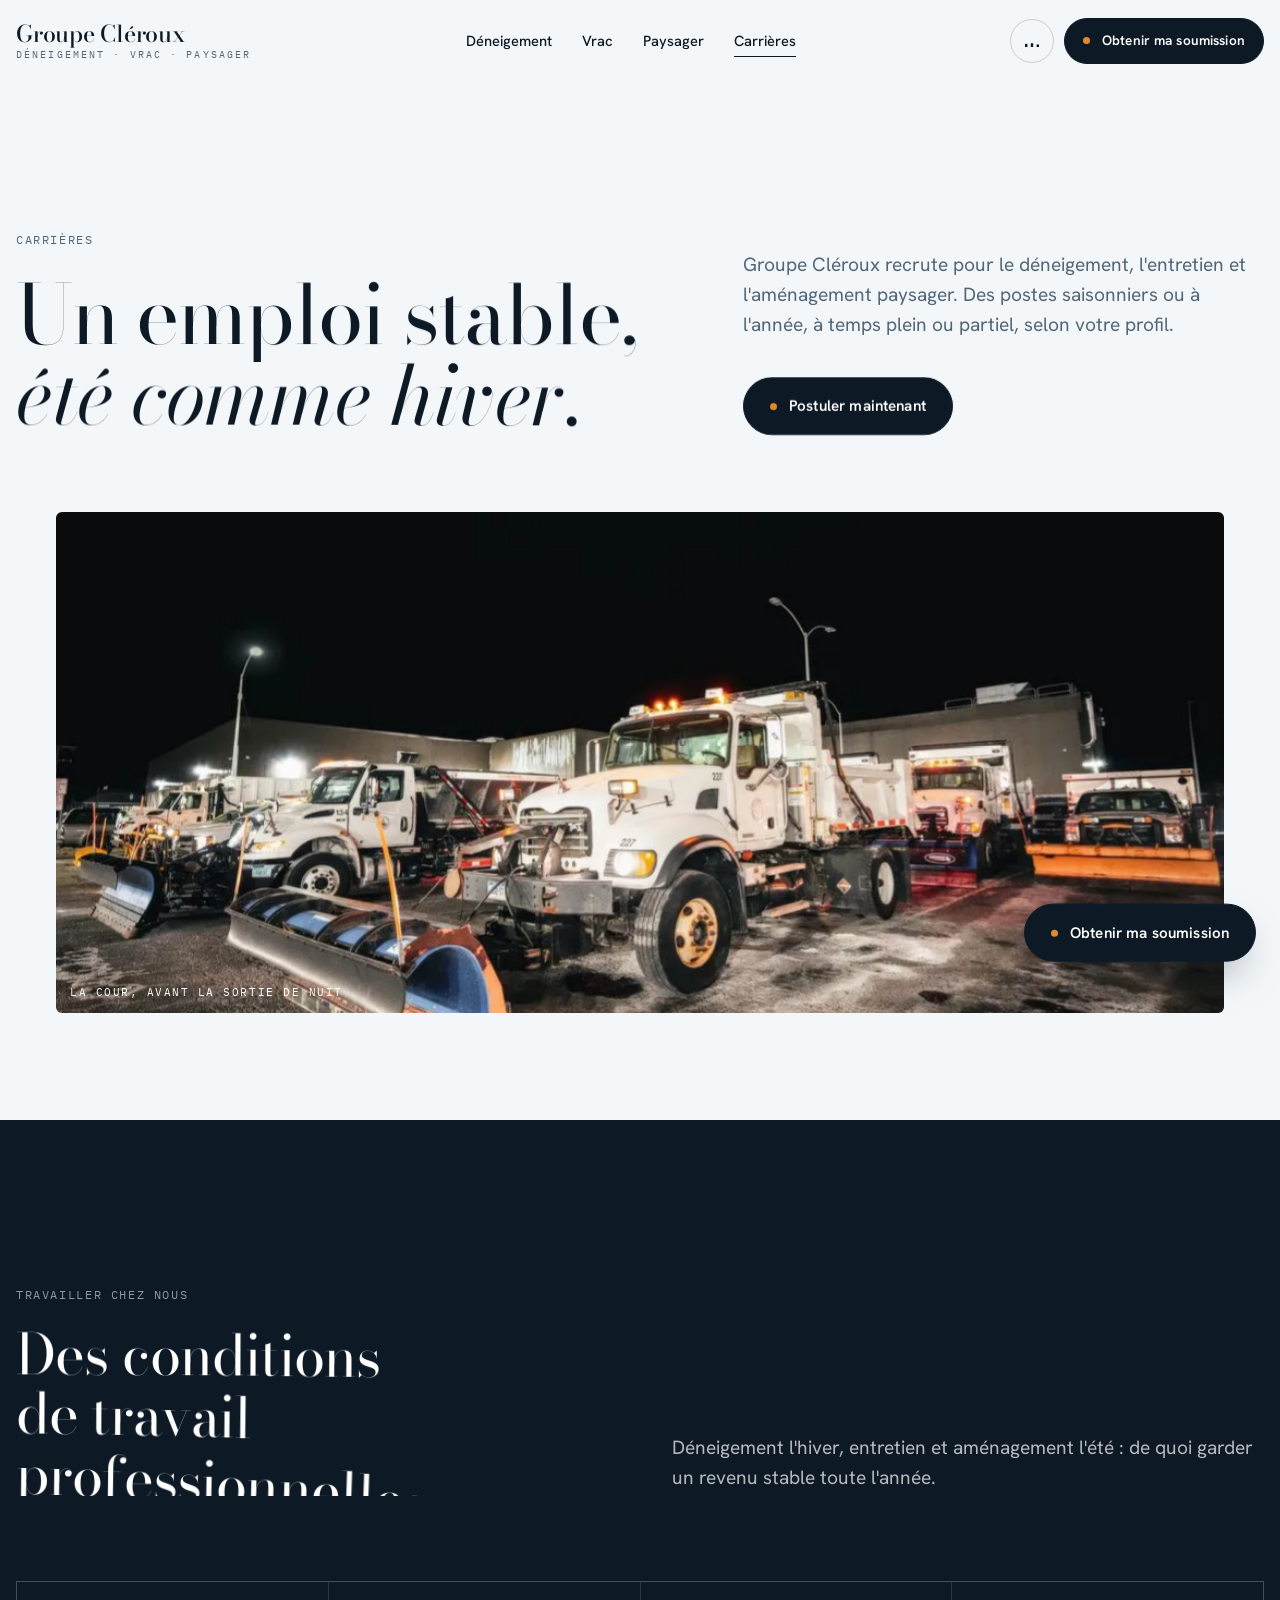
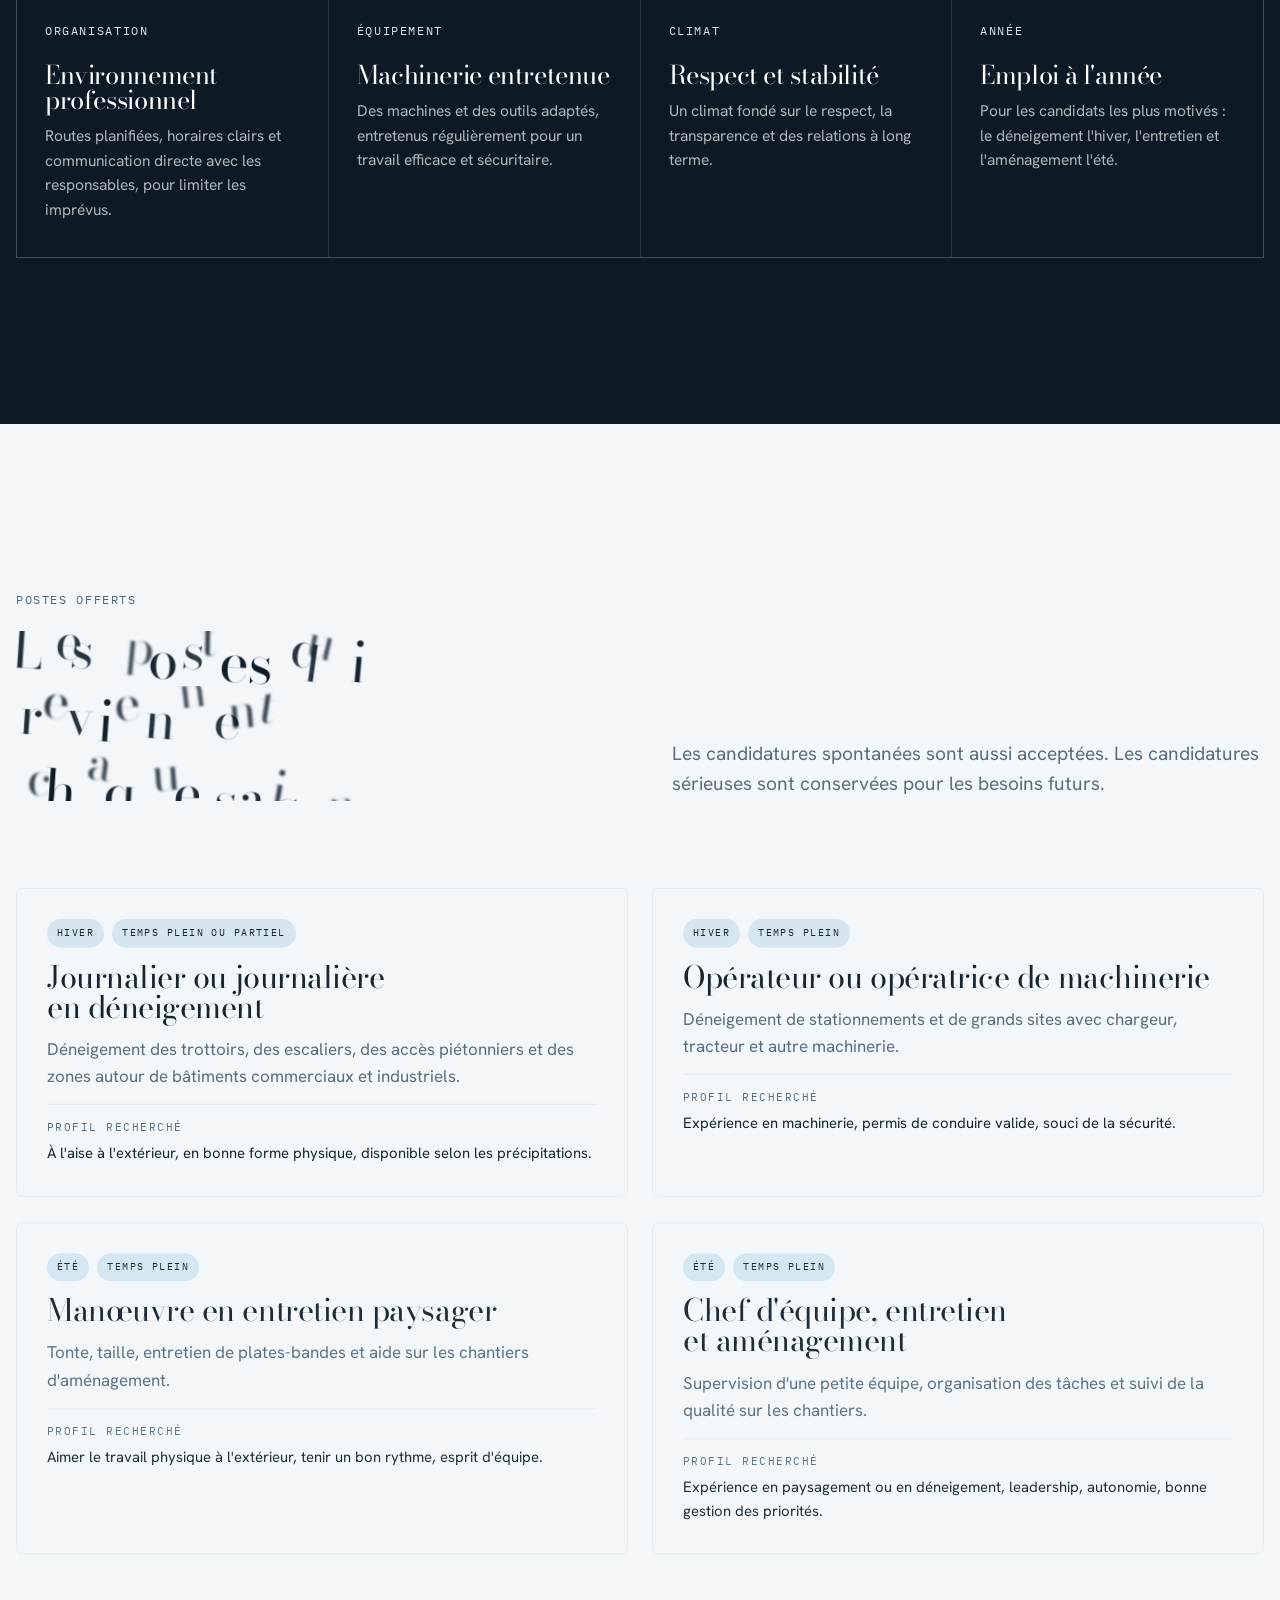
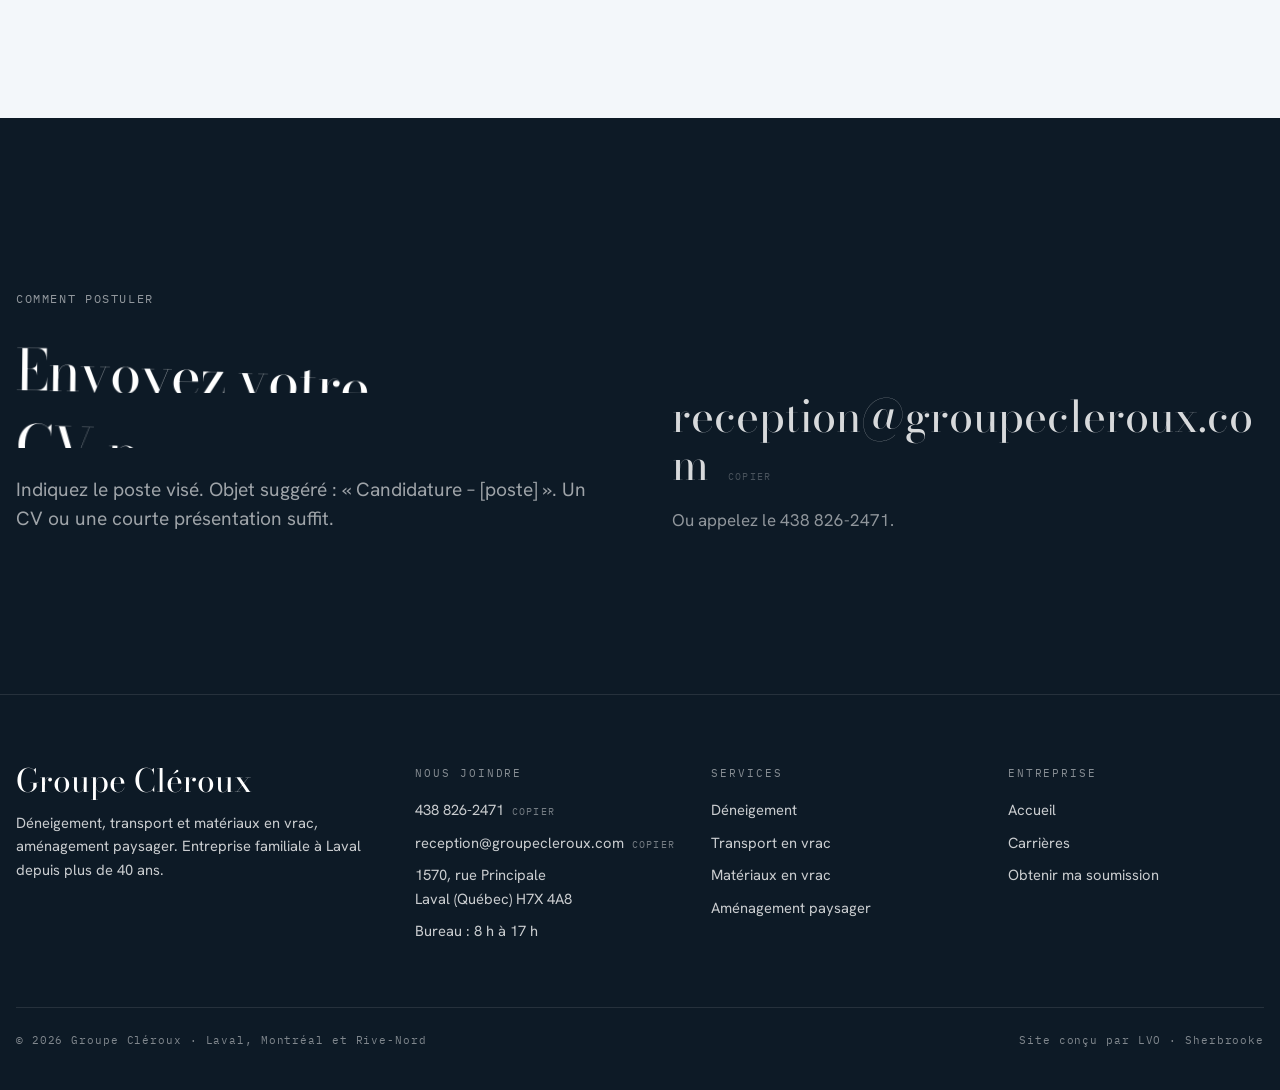
<file: carrieres.html>
<!doctype html>
<html lang="fr">
<head>
<meta charset="utf-8">
<meta name="viewport" content="width=device-width, initial-scale=1, viewport-fit=cover">
<meta name="claude:viewport-fit-sides" content="cover">
<title>Carrières · Groupe Cléroux</title>
<meta name="description" content="Emplois en déneigement, entretien et aménagement paysager à Laval : postes saisonniers et à l'année.">
<script>try{if(sessionStorage.getItem("cl-veil"))document.documentElement.classList.add("veil-in")}catch(e){}document.documentElement.classList.add("js")</script>
<link rel="preconnect" href="https://fonts.googleapis.com"><link rel="preconnect" href="https://fonts.gstatic.com" crossorigin><link rel="stylesheet" href="https://fonts.googleapis.com/css2?family=Bodoni+Moda:ital,opsz,wght@0,6..96,400;0,6..96,500;1,6..96,400;1,6..96,500&family=Hanken+Grotesk:wght@400;500;600&family=IBM+Plex+Mono:wght@400;500&display=swap">
<link rel="stylesheet" href="assets/site.css">
<link rel="stylesheet" href="assets/pages.css">
<style>:root{padding-top:env(safe-area-inset-top,0px);padding-bottom:env(safe-area-inset-bottom,0px)}body{margin:0}[hidden]{display:none!important}</style>
</head>
<body>
<header class="site-head">
  <a class="brand" href="index.html" data-veil="Accueil" aria-label="Groupe Cléroux, accueil"><b>Groupe Cléroux</b><small>Déneigement · Vrac · Paysager</small></a>
  <nav class="nav" aria-label="Navigation principale">
    <a href="deneigement.html" data-veil="Déneigement">Déneigement</a>
    <a href="vrac.html" data-veil="Vrac">Vrac</a>
    <a href="paysager.html" data-veil="Paysager">Paysager</a>
    <a href="carrieres.html" data-veil="Carrières" aria-current="page">Carrières</a>
  </nav>
  <div class="head-tools">
    <button class="btn-sound" type="button" data-sound aria-pressed="false" aria-label="Activer le son d'ambiance" title="Son d'ambiance"><svg viewBox="0 0 18 18" aria-hidden="true"><g class="bars" fill="currentColor"><rect x="2" y="4" width="2.4" height="11" rx="1.2"/><rect x="7.8" y="2" width="2.4" height="13" rx="1.2"/><rect x="13.6" y="6" width="2.4" height="9" rx="1.2"/></g></svg></button>
    <a class="btn btn--small" href="soumission.html" data-veil="Soumission" data-magnetic=".3"><span class="dot"></span>Obtenir ma soumission</a>
    <button class="menu-btn" type="button" data-menu-open aria-expanded="false" aria-label="Ouvrir le menu"><span></span></button>
  </div>
</header>
<nav class="mobile-nav" aria-label="Menu">
  <button class="mobile-nav__close" type="button" data-menu-close aria-label="Fermer le menu">×</button>
  <a href="index.html" data-veil="Accueil">Accueil</a>
  <a href="deneigement.html" data-veil="Déneigement">Déneigement</a>
  <a href="vrac.html" data-veil="Vrac">Transport et vrac</a>
  <a href="paysager.html" data-veil="Paysager">Paysager</a>
  <a href="carrieres.html" data-veil="Carrières">Carrières</a>
  <a href="soumission.html" data-veil="Soumission">Soumission</a>
  <span class="label">438 826-2471 · reception@groupecleroux.com</span>
</nav>
<main>

  <section class="page-hero wrap">
    <div class="page-hero__row">
      <div><span class="label">Carrières</span><h1 data-split="load">Un emploi stable, <em>été comme hiver.</em></h1></div>
      <div><p class="lead" data-fade=".3">Groupe Cléroux recrute pour le déneigement, l'entretien et l'aménagement paysager. Des postes saisonniers ou à l'année, à temps plein ou partiel, selon votre profil.</p>
        <div class="page-hero__actions" data-fade=".5"><a class="btn" href="#postuler" data-magnetic><span class="dot"></span>Postuler maintenant</a></div></div>
    </div>
    <figure class="photo hero-media"><img src="assets/img/flotte-nuit.webp" alt="Flotte de camions de déneigement dans la cour la nuit" fetchpriority="high"><figcaption>La cour, avant la sortie de nuit</figcaption></figure>
  </section>

  <section class="section band--ink" aria-labelledby="c-why">
    <div class="wrap">
      <div class="section-head">
        <div><span class="label">Travailler chez nous</span><h2 id="c-why" data-split="scroll">Des conditions de travail professionnelles.</h2></div>
        <p class="lead" data-fade>Déneigement l'hiver, entretien et aménagement l'été : de quoi garder un revenu stable toute l'année.</p>
      </div>
      <div class="reasons">
        <div><span class="label">Organisation</span><h3>Environnement professionnel</h3><p>Routes planifiées, horaires clairs et communication directe avec les responsables, pour limiter les imprévus.</p></div>
        <div><span class="label">Équipement</span><h3>Machinerie entretenue</h3><p>Des machines et des outils adaptés, entretenus régulièrement pour un travail efficace et sécuritaire.</p></div>
        <div><span class="label">Climat</span><h3>Respect et stabilité</h3><p>Un climat fondé sur le respect, la transparence et des relations à long terme.</p></div>
        <div><span class="label">Année</span><h3>Emploi à l'année</h3><p>Pour les candidats les plus motivés : le déneigement l'hiver, l'entretien et l'aménagement l'été.</p></div>
      </div>
    </div>
  </section>

  <section class="section" aria-labelledby="c-jobs">
    <div class="wrap">
      <div class="section-head">
        <div><span class="label">Postes offerts</span><h2 id="c-jobs" data-split="scroll" data-scatter>Les postes qui reviennent chaque saison.</h2></div>
        <p class="lead" data-fade>Les candidatures spontanées sont aussi acceptées. Les candidatures sérieuses sont conservées pour les besoins futurs.</p>
      </div>
      <div class="jobs-list"><article class="job" data-fade><div class="meta"><span>Hiver</span><span>Temps plein ou partiel</span></div><h3>Journalier ou journalière en déneigement</h3><p>Déneigement des trottoirs, des escaliers, des accès piétonniers et des zones autour de bâtiments commerciaux et industriels.</p><div class="req"><b>Profil recherché</b>À l'aise à l'extérieur, en bonne forme physique, disponible selon les précipitations.</div></article>
<article class="job" data-fade><div class="meta"><span>Hiver</span><span>Temps plein</span></div><h3>Opérateur ou opératrice de machinerie</h3><p>Déneigement de stationnements et de grands sites avec chargeur, tracteur et autre machinerie.</p><div class="req"><b>Profil recherché</b>Expérience en machinerie, permis de conduire valide, souci de la sécurité.</div></article>
<article class="job" data-fade><div class="meta"><span>Été</span><span>Temps plein</span></div><h3>Manœuvre en entretien paysager</h3><p>Tonte, taille, entretien de plates-bandes et aide sur les chantiers d'aménagement.</p><div class="req"><b>Profil recherché</b>Aimer le travail physique à l'extérieur, tenir un bon rythme, esprit d'équipe.</div></article>
<article class="job" data-fade><div class="meta"><span>Été</span><span>Temps plein</span></div><h3>Chef d'équipe, entretien et aménagement</h3><p>Supervision d'une petite équipe, organisation des tâches et suivi de la qualité sur les chantiers.</p><div class="req"><b>Profil recherché</b>Expérience en paysagement ou en déneigement, leadership, autonomie, bonne gestion des priorités.</div></article></div>
    </div>
  </section>

  <section class="section band--ink" id="postuler" aria-labelledby="c-apply">
    <div class="wrap apply">
      <div><span class="label">Comment postuler</span><h2 id="c-apply" data-split="scroll" style="font-size:var(--t-h2);margin-top:22px">Envoyez votre CV par courriel.</h2>
        <p class="lead" style="margin-top:24px" data-fade>Indiquez le poste visé. Objet suggéré : « Candidature – [poste] ». Un CV ou une courte présentation suffit.</p></div>
      <div data-fade><button class="copy mail" type="button" data-copy="reception@groupecleroux.com" data-cursor="Copier"><span>reception@groupecleroux.com</span> <small>Copier</small></button>
        <p style="margin-top:18px;color:color-mix(in srgb,var(--paper) 65%,transparent)">Ou appelez le 438 826-2471.</p></div>
    </div>
  </section>

</main>
<footer class="foot">
  <div class="wrap">
    <div class="foot__grid">
      <div><b class="big">Groupe Cléroux</b><p style="margin-top:14px">Déneigement, transport et matériaux en vrac, aménagement paysager. Entreprise familiale à Laval depuis plus de 40 ans.</p></div>
      <div><h4>Nous joindre</h4><ul>
        <li><button class="copy" type="button" data-copy="438 826-2471" data-cursor="Copier"><span>438 826-2471</span><small>Copier</small></button></li>
        <li><button class="copy" type="button" data-copy="reception@groupecleroux.com" data-cursor="Copier"><span>reception@groupecleroux.com</span><small>Copier</small></button></li>
        <li>1570, rue Principale<br>Laval (Québec) H7X 4A8</li>
        <li>Bureau : 8 h à 17 h</li></ul></div>
      <div><h4>Services</h4><ul>
        <li><a href="deneigement.html" data-veil="Déneigement">Déneigement</a></li>
        <li><a href="vrac.html" data-veil="Transport en vrac">Transport en vrac</a></li>
        <li><a href="vrac.html#materiaux" data-veil="Matériaux en vrac">Matériaux en vrac</a></li>
        <li><a href="paysager.html" data-veil="Paysager">Aménagement paysager</a></li></ul></div>
      <div><h4>Entreprise</h4><ul>
        <li><a href="index.html" data-veil="Accueil">Accueil</a></li>
        <li><a href="carrieres.html" data-veil="Carrières">Carrières</a></li>
        <li><a href="soumission.html" data-veil="Soumission">Obtenir ma soumission</a></li></ul></div>
    </div>
    <div class="foot__base"><span>© 2026 Groupe Cléroux · Laval, Montréal et Rive-Nord</span><span>Site conçu par LVO · Sherbrooke</span></div>
  </div>
</footer>
<a class="btn float-cta" href="soumission.html" data-veil="Soumission" data-magnetic=".25"><span class="dot"></span>Obtenir ma soumission</a>
<div class="veil" aria-hidden="true"><div class="veil__panel"></div><div class="veil__panel veil__panel--b"></div><div class="veil__word">Groupe Cléroux</div></div>
<script src="assets/vendor/gsap.min.js"></script>
<script src="assets/vendor/ScrollTrigger.min.js"></script>
<script src="assets/vendor/lenis.min.js"></script>
<script src="assets/site.js"></script>
</body>
</html>
</file>
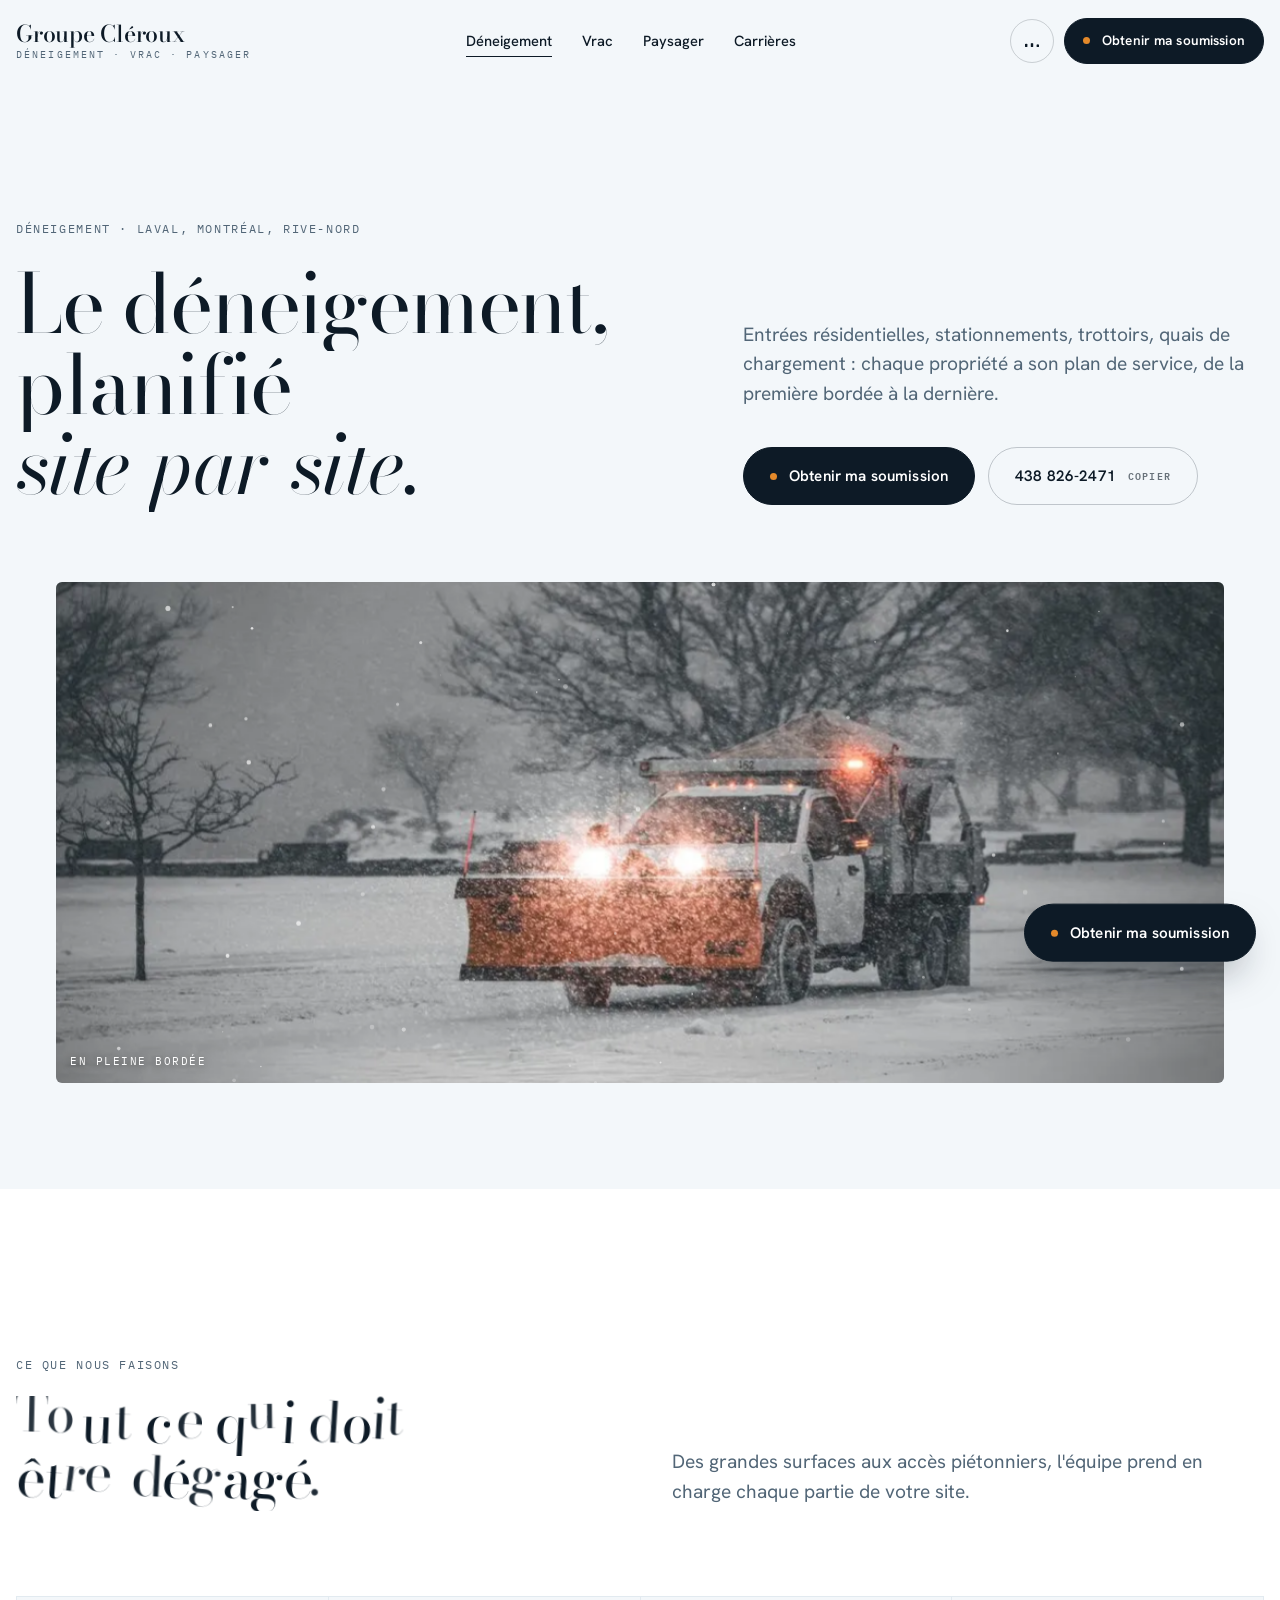
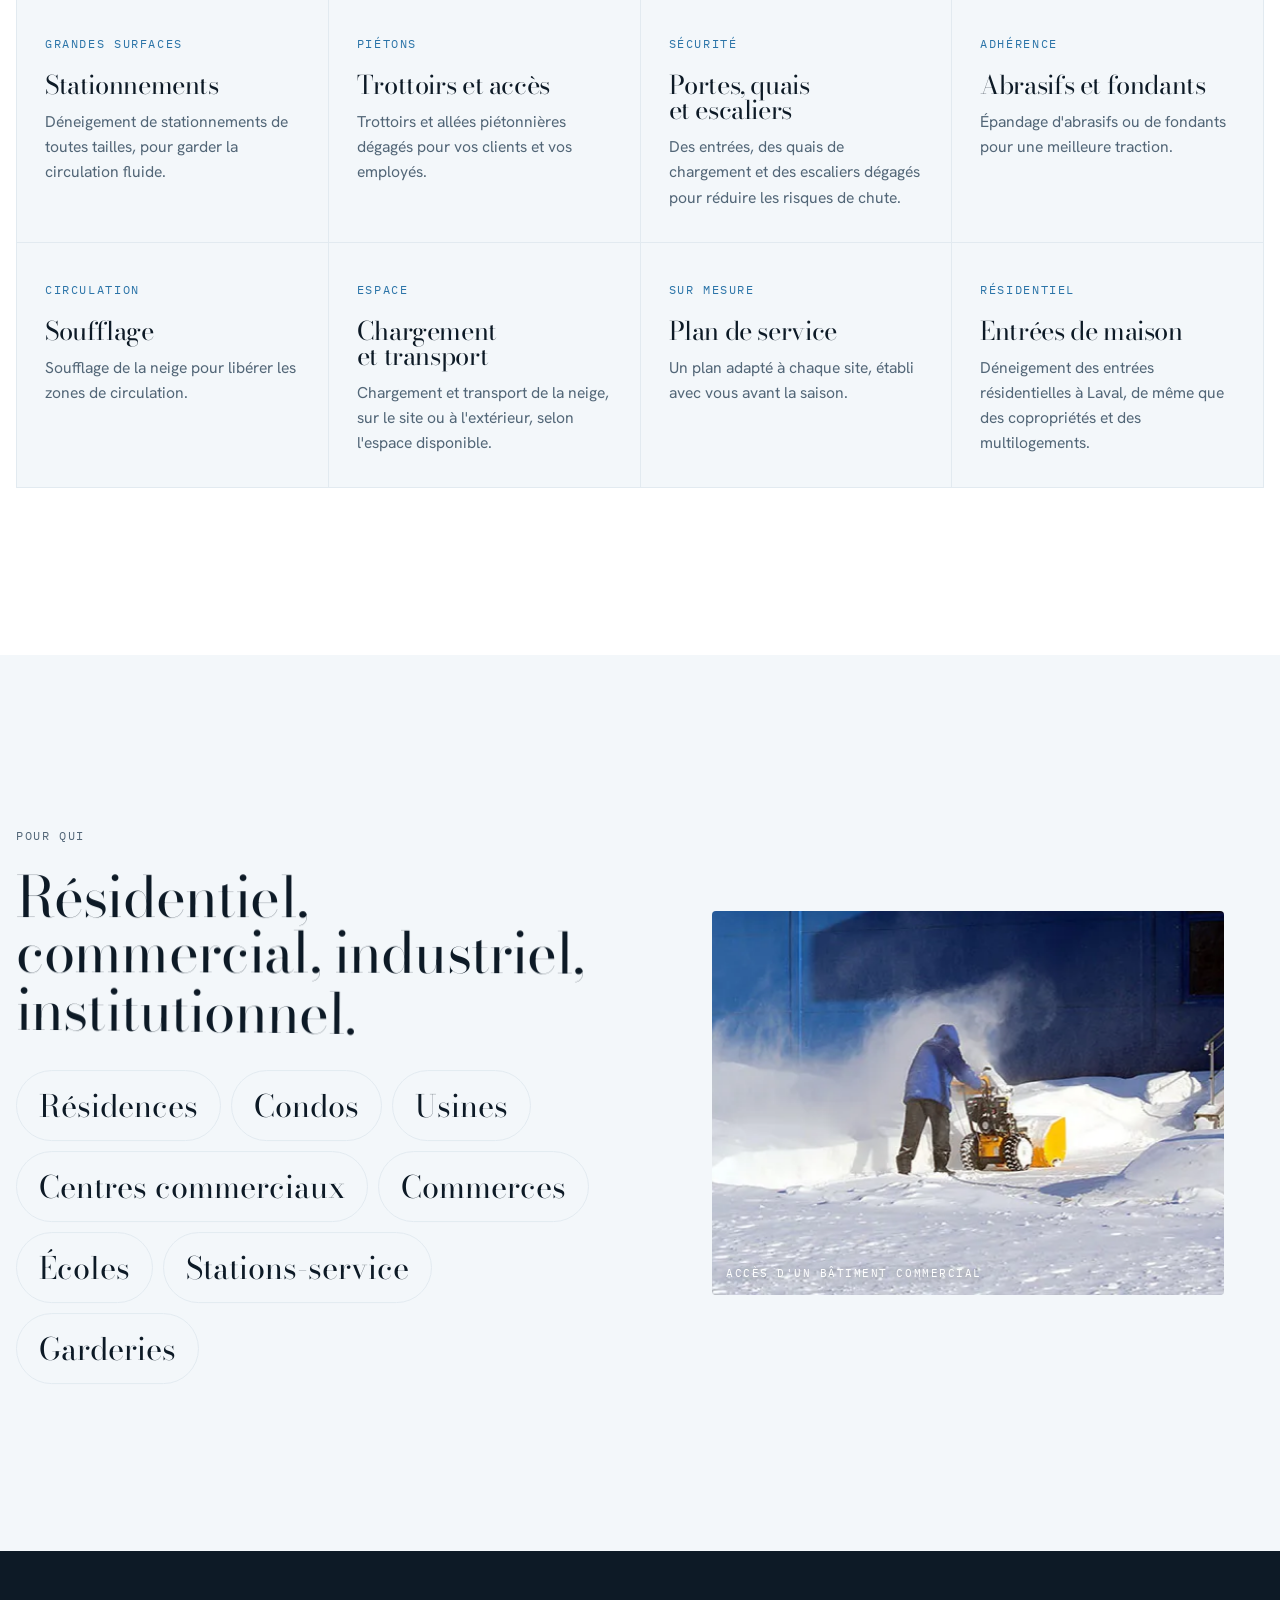
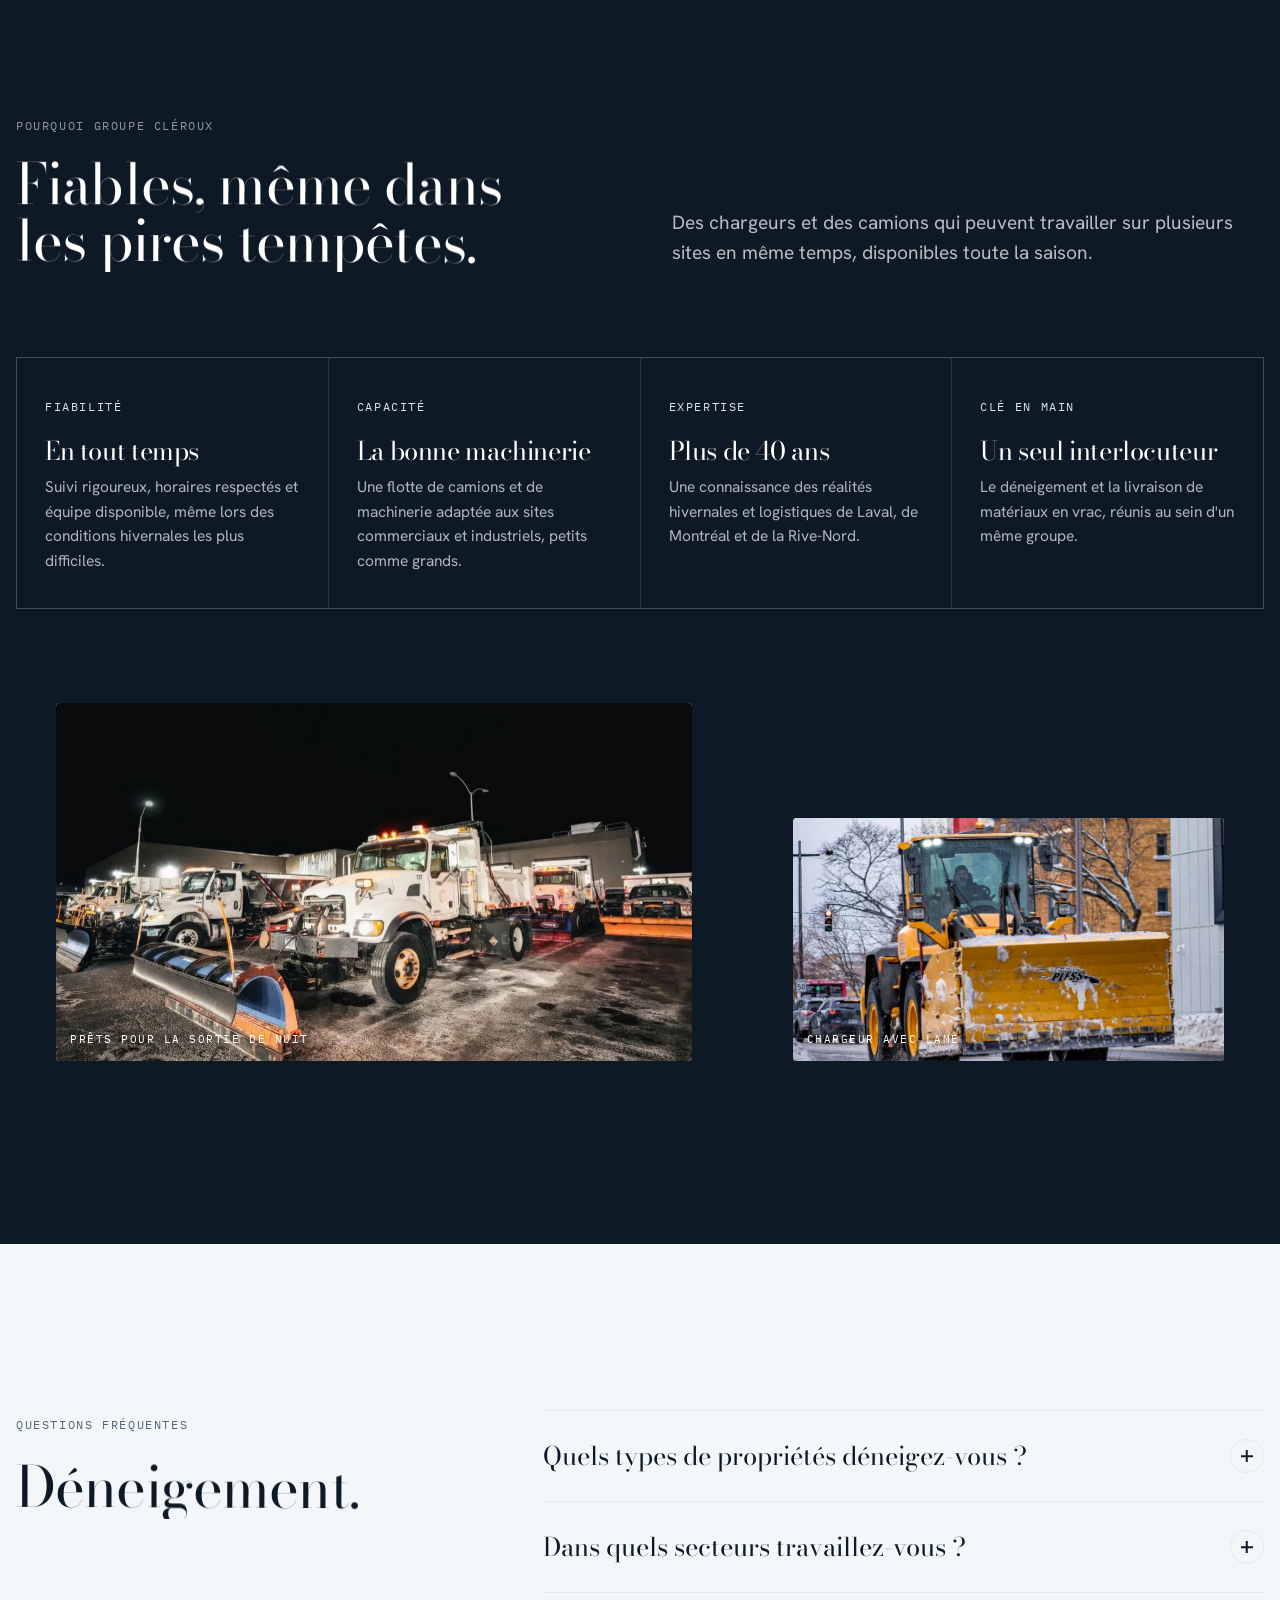
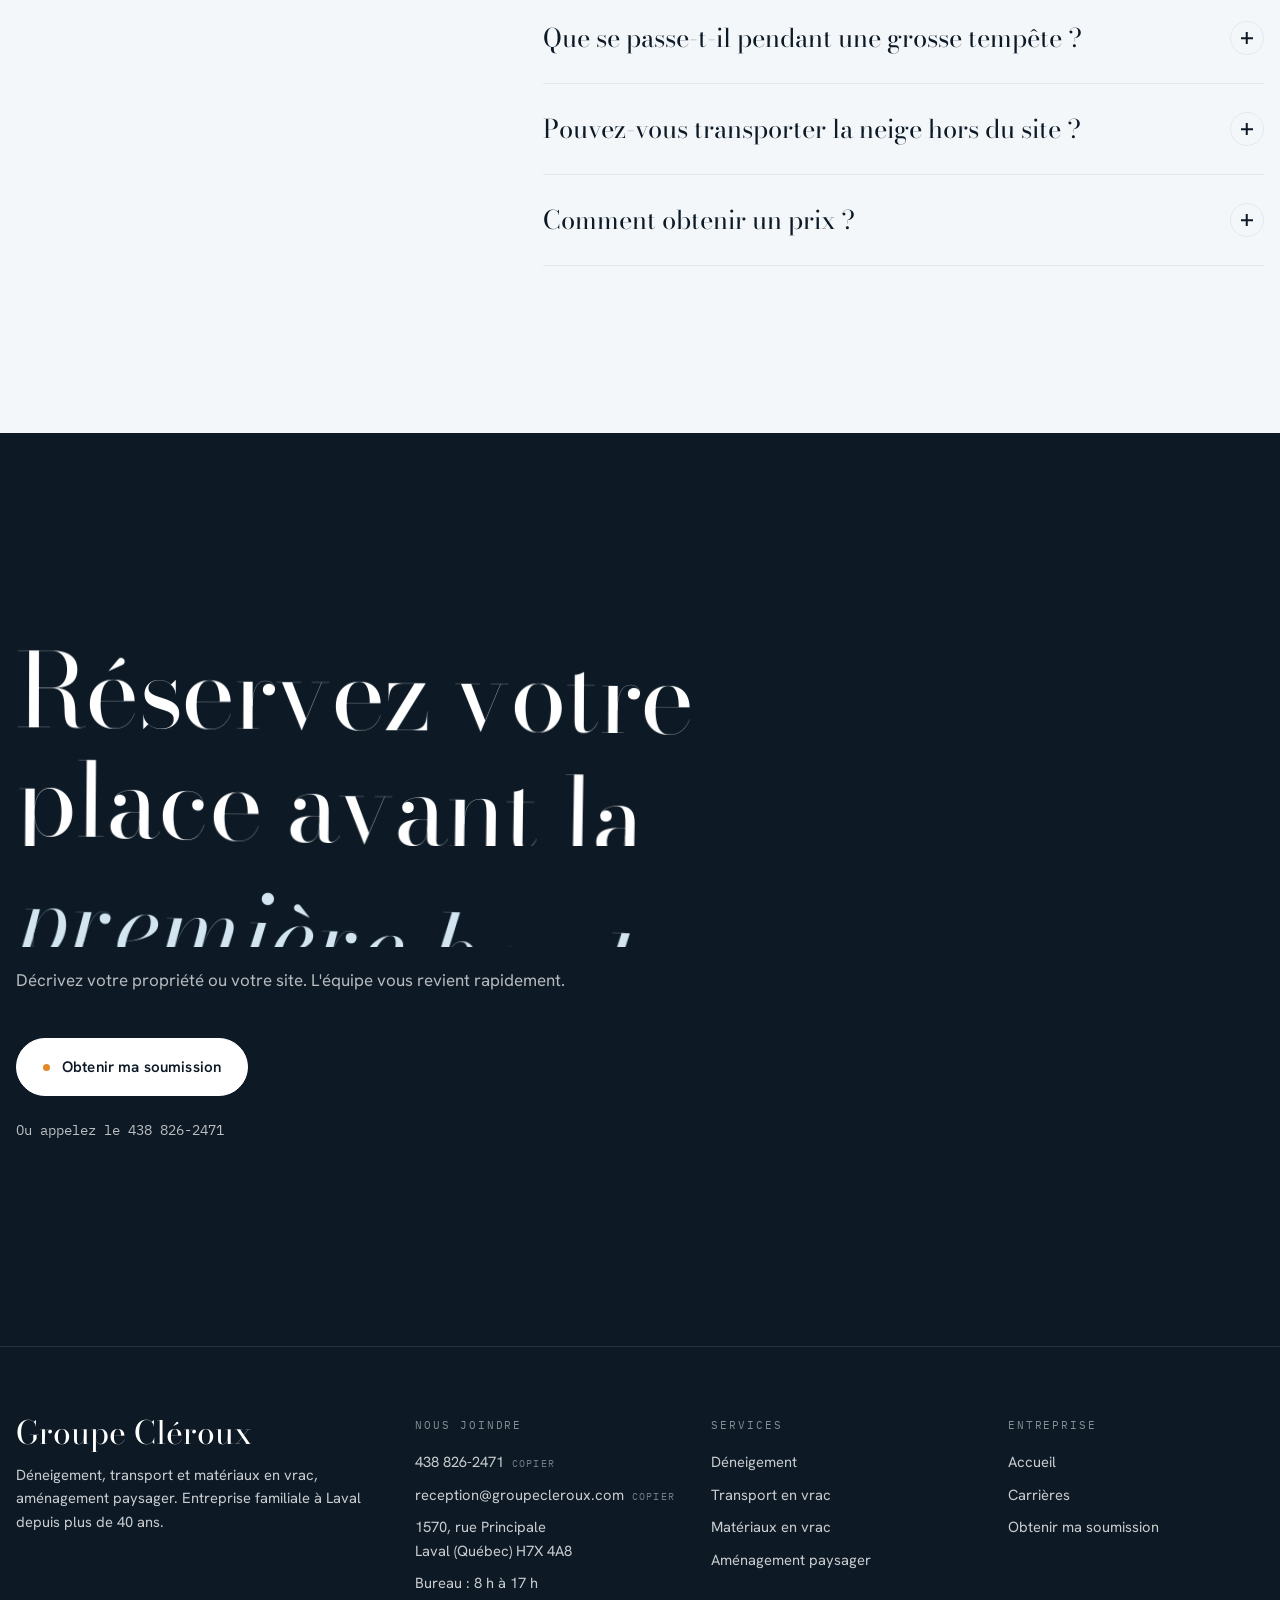
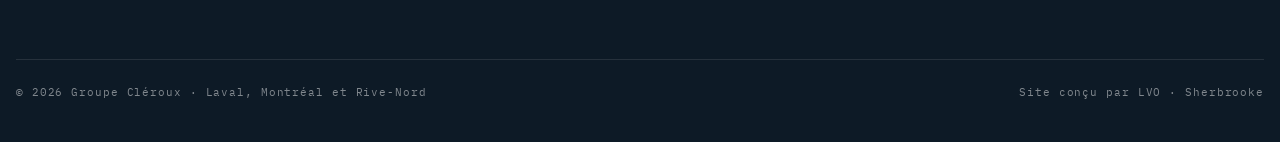
<file: deneigement.html>
<!doctype html>
<html lang="fr">
<head>
<meta charset="utf-8">
<meta name="viewport" content="width=device-width, initial-scale=1, viewport-fit=cover">
<meta name="claude:viewport-fit-sides" content="cover">
<title>Déneigement · Groupe Cléroux</title>
<meta name="description" content="Déneigement résidentiel, commercial et industriel à Laval, Montréal et sur la Rive-Nord.">
<script>try{if(sessionStorage.getItem("cl-veil"))document.documentElement.classList.add("veil-in")}catch(e){}document.documentElement.classList.add("js")</script>
<link rel="preconnect" href="https://fonts.googleapis.com"><link rel="preconnect" href="https://fonts.gstatic.com" crossorigin><link rel="stylesheet" href="https://fonts.googleapis.com/css2?family=Bodoni+Moda:ital,opsz,wght@0,6..96,400;0,6..96,500;1,6..96,400;1,6..96,500&family=Hanken+Grotesk:wght@400;500;600&family=IBM+Plex+Mono:wght@400;500&display=swap">
<link rel="stylesheet" href="assets/site.css">
<link rel="stylesheet" href="assets/pages.css">
<style>:root{padding-top:env(safe-area-inset-top,0px);padding-bottom:env(safe-area-inset-bottom,0px)}body{margin:0}[hidden]{display:none!important}</style>
</head>
<body>
<header class="site-head">
  <a class="brand" href="index.html" data-veil="Accueil" aria-label="Groupe Cléroux, accueil"><b>Groupe Cléroux</b><small>Déneigement · Vrac · Paysager</small></a>
  <nav class="nav" aria-label="Navigation principale">
    <a href="deneigement.html" data-veil="Déneigement" aria-current="page">Déneigement</a>
    <a href="vrac.html" data-veil="Vrac">Vrac</a>
    <a href="paysager.html" data-veil="Paysager">Paysager</a>
    <a href="carrieres.html" data-veil="Carrières">Carrières</a>
  </nav>
  <div class="head-tools">
    <button class="btn-sound" type="button" data-sound aria-pressed="false" aria-label="Activer le son d'ambiance" title="Son d'ambiance"><svg viewBox="0 0 18 18" aria-hidden="true"><g class="bars" fill="currentColor"><rect x="2" y="4" width="2.4" height="11" rx="1.2"/><rect x="7.8" y="2" width="2.4" height="13" rx="1.2"/><rect x="13.6" y="6" width="2.4" height="9" rx="1.2"/></g></svg></button>
    <a class="btn btn--small" href="soumission.html" data-veil="Soumission" data-magnetic=".3"><span class="dot"></span>Obtenir ma soumission</a>
    <button class="menu-btn" type="button" data-menu-open aria-expanded="false" aria-label="Ouvrir le menu"><span></span></button>
  </div>
</header>
<nav class="mobile-nav" aria-label="Menu">
  <button class="mobile-nav__close" type="button" data-menu-close aria-label="Fermer le menu">×</button>
  <a href="index.html" data-veil="Accueil">Accueil</a>
  <a href="deneigement.html" data-veil="Déneigement">Déneigement</a>
  <a href="vrac.html" data-veil="Vrac">Transport et vrac</a>
  <a href="paysager.html" data-veil="Paysager">Paysager</a>
  <a href="carrieres.html" data-veil="Carrières">Carrières</a>
  <a href="soumission.html" data-veil="Soumission">Soumission</a>
  <span class="label">438 826-2471 · reception@groupecleroux.com</span>
</nav>
<main>

  <section class="page-hero wrap">
    <div class="page-hero__row">
      <div><span class="label">Déneigement · Laval, Montréal, Rive-Nord</span>
        <h1 data-split="load">Le déneigement, planifié <em>site par site.</em></h1></div>
      <div><p class="lead" data-fade=".3">Entrées résidentielles, stationnements, trottoirs, quais de chargement : chaque propriété a son plan de service, de la première bordée à la dernière.</p>
        <div class="page-hero__actions" data-fade=".5"><a class="btn" href="soumission.html#deneigement-commercial" data-veil="Soumission" data-magnetic><span class="dot"></span>Obtenir ma soumission</a><button class="btn btn--ghost" type="button" data-copy="438 826-2471" data-cursor="Copier"><span>438 826-2471</span><small>Copier</small></button></div></div>
    </div>
    <figure class="photo hero-media"><img src="assets/img/camion-tempete.webp" alt="Camion de déneigement avec lame orange dans une tempête" fetchpriority="high"><canvas data-snow aria-hidden="true"></canvas><figcaption>En pleine bordée</figcaption></figure>
  </section>

  <section class="section band" aria-labelledby="d-svc">
    <div class="wrap">
      <div class="section-head">
        <div><span class="label">Ce que nous faisons</span><h2 id="d-svc" data-split="scroll" data-scatter>Tout ce qui doit être dégagé.</h2></div>
        <p class="lead" data-fade>Des grandes surfaces aux accès piétonniers, l'équipe prend en charge chaque partie de votre site.</p>
      </div>
      <div class="spec">
        <div><span class="label">Grandes surfaces</span><h3>Stationnements</h3><p>Déneigement de stationnements de toutes tailles, pour garder la circulation fluide.</p></div>
        <div><span class="label">Piétons</span><h3>Trottoirs et accès</h3><p>Trottoirs et allées piétonnières dégagés pour vos clients et vos employés.</p></div>
        <div><span class="label">Sécurité</span><h3>Portes, quais et escaliers</h3><p>Des entrées, des quais de chargement et des escaliers dégagés pour réduire les risques de chute.</p></div>
        <div><span class="label">Adhérence</span><h3>Abrasifs et fondants</h3><p>Épandage d'abrasifs ou de fondants pour une meilleure traction.</p></div>
        <div><span class="label">Circulation</span><h3>Soufflage</h3><p>Soufflage de la neige pour libérer les zones de circulation.</p></div>
        <div><span class="label">Espace</span><h3>Chargement et transport</h3><p>Chargement et transport de la neige, sur le site ou à l'extérieur, selon l'espace disponible.</p></div>
        <div><span class="label">Sur mesure</span><h3>Plan de service</h3><p>Un plan adapté à chaque site, établi avec vous avant la saison.</p></div>
        <div><span class="label">Résidentiel</span><h3>Entrées de maison</h3><p>Déneigement des entrées résidentielles à Laval, de même que des copropriétés et des multilogements.</p></div>
      </div>
    </div>
  </section>

  <section class="section" aria-labelledby="d-who">
    <div class="wrap two-col">
      <div>
        <span class="label">Pour qui</span>
        <h2 id="d-who" data-split="scroll" style="font-size:var(--t-h2);margin:22px 0 34px">Résidentiel, commercial, industriel, institutionnel.</h2>
        <div class="chips" data-fade><span>Résidences</span><span>Condos</span><span>Usines</span><span>Centres commerciaux</span><span>Commerces</span><span>Écoles</span><span>Stations-service</span><span>Garderies</span></div>
      </div>
      <figure class="photo"><img src="assets/img/souffleuse-trottoir.webp" alt="Opérateur qui souffle la neige devant un bâtiment commercial" loading="lazy"><figcaption>Accès d'un bâtiment commercial</figcaption></figure>
    </div>
  </section>

  <section class="section band--ink" aria-labelledby="d-why">
    <div class="wrap">
      <div class="section-head">
        <div><span class="label">Pourquoi Groupe Cléroux</span><h2 id="d-why" data-split="scroll">Fiables, même dans les pires tempêtes.</h2></div>
        <p class="lead" data-fade>Des chargeurs et des camions qui peuvent travailler sur plusieurs sites en même temps, disponibles toute la saison.</p>
      </div>
      <div class="reasons">
        <div><span class="label">Fiabilité</span><h3>En tout temps</h3><p>Suivi rigoureux, horaires respectés et équipe disponible, même lors des conditions hivernales les plus difficiles.</p></div>
        <div><span class="label">Capacité</span><h3>La bonne machinerie</h3><p>Une flotte de camions et de machinerie adaptée aux sites commerciaux et industriels, petits comme grands.</p></div>
        <div><span class="label">Expertise</span><h3>Plus de 40 ans</h3><p>Une connaissance des réalités hivernales et logistiques de Laval, de Montréal et de la Rive-Nord.</p></div>
        <div><span class="label">Clé en main</span><h3>Un seul interlocuteur</h3><p>Le déneigement et la livraison de matériaux en vrac, réunis au sein d'un même groupe.</p></div>
      </div>
      <div class="fleet__duo" style="display:grid;grid-template-columns:minmax(0,1.4fr) minmax(0,1fr);gap:clamp(12px,1.6vw,22px);margin-top:clamp(40px,6vw,80px)">
        <figure class="photo" style="aspect-ratio:16/9"><img src="assets/img/flotte-nuit.webp" alt="Flotte de camions de déneigement dans une cour, la nuit" loading="lazy"><figcaption>Prêts pour la sortie de nuit</figcaption></figure>
        <figure class="photo" style="aspect-ratio:16/9;align-self:end"><img src="assets/img/chargeur-rue.webp" alt="Chargeur jaune avec grande lame dans une rue" loading="lazy"><figcaption>Chargeur avec lame</figcaption></figure>
      </div>
    </div>
  </section>

  <section class="section" aria-labelledby="d-faq">
    <div class="wrap" style="display:grid;grid-template-columns:minmax(0,1fr) minmax(0,1.6fr);gap:clamp(30px,6vw,90px)">
      <div><span class="label">Questions fréquentes</span><h2 id="d-faq" data-split="scroll" style="font-size:var(--t-h2);margin-top:22px">Déneigement.</h2></div>
      <div class="faq">
        <details><summary>Quels types de propriétés déneigez-vous ?<i aria-hidden="true"></i></summary><div class="faq__body"><p>Les entrées résidentielles, les copropriétés et les multilogements, ainsi que les propriétés commerciales, industrielles et institutionnelles : usines, centres commerciaux, commerces, écoles, stations-service et garderies.</p></div></details>
<details><summary>Dans quels secteurs travaillez-vous ?<i aria-hidden="true"></i></summary><div class="faq__body"><p>Laval, Montréal, la Rive-Nord et les secteurs avoisinants. Pour un secteur particulier, appelez-nous au 438 826-2471.</p></div></details>
<details><summary>Que se passe-t-il pendant une grosse tempête ?<i aria-hidden="true"></i></summary><div class="faq__body"><p>Nos chargeurs et nos camions peuvent travailler sur plusieurs sites en même temps, et l'équipe reste disponible toute la saison.</p></div></details>
<details><summary>Pouvez-vous transporter la neige hors du site ?<i aria-hidden="true"></i></summary><div class="faq__body"><p>Oui. Selon l'espace disponible, la neige est chargée et transportée sur le site ou à l'extérieur.</p></div></details>
<details><summary>Comment obtenir un prix ?<i aria-hidden="true"></i></summary><div class="faq__body"><p>Chaque site a son propre plan de service, donc le prix est établi sur soumission. Remplissez le formulaire ou appelez-nous : l'équipe vous revient rapidement.</p></div></details>
      </div>
    </div>
  </section>

  <section class="final" aria-labelledby="final-title">
    <canvas aria-hidden="true"></canvas>
    <div class="wrap">
      <h2 id="final-title" data-split="scroll">Réservez votre place avant la <em>première bordée.</em></h2>
      <p>Décrivez votre propriété ou votre site. L'équipe vous revient rapidement.</p>
      <a class="btn" href="soumission.html#deneigement-commercial" data-veil="Soumission" data-magnetic><span class="dot"></span>Obtenir ma soumission</a>
      <div class="phone-line">Ou appelez le 438 826-2471</div>
    </div>
  </section>

</main>
<footer class="foot">
  <div class="wrap">
    <div class="foot__grid">
      <div><b class="big">Groupe Cléroux</b><p style="margin-top:14px">Déneigement, transport et matériaux en vrac, aménagement paysager. Entreprise familiale à Laval depuis plus de 40 ans.</p></div>
      <div><h4>Nous joindre</h4><ul>
        <li><button class="copy" type="button" data-copy="438 826-2471" data-cursor="Copier"><span>438 826-2471</span><small>Copier</small></button></li>
        <li><button class="copy" type="button" data-copy="reception@groupecleroux.com" data-cursor="Copier"><span>reception@groupecleroux.com</span><small>Copier</small></button></li>
        <li>1570, rue Principale<br>Laval (Québec) H7X 4A8</li>
        <li>Bureau : 8 h à 17 h</li></ul></div>
      <div><h4>Services</h4><ul>
        <li><a href="deneigement.html" data-veil="Déneigement">Déneigement</a></li>
        <li><a href="vrac.html" data-veil="Transport en vrac">Transport en vrac</a></li>
        <li><a href="vrac.html#materiaux" data-veil="Matériaux en vrac">Matériaux en vrac</a></li>
        <li><a href="paysager.html" data-veil="Paysager">Aménagement paysager</a></li></ul></div>
      <div><h4>Entreprise</h4><ul>
        <li><a href="index.html" data-veil="Accueil">Accueil</a></li>
        <li><a href="carrieres.html" data-veil="Carrières">Carrières</a></li>
        <li><a href="soumission.html" data-veil="Soumission">Obtenir ma soumission</a></li></ul></div>
    </div>
    <div class="foot__base"><span>© 2026 Groupe Cléroux · Laval, Montréal et Rive-Nord</span><span>Site conçu par LVO · Sherbrooke</span></div>
  </div>
</footer>
<a class="btn float-cta" href="soumission.html" data-veil="Soumission" data-magnetic=".25"><span class="dot"></span>Obtenir ma soumission</a>
<div class="veil" aria-hidden="true"><div class="veil__panel"></div><div class="veil__panel veil__panel--b"></div><div class="veil__word">Groupe Cléroux</div></div>
<script src="assets/vendor/gsap.min.js"></script>
<script src="assets/vendor/ScrollTrigger.min.js"></script>
<script src="assets/vendor/lenis.min.js"></script>
<script src="assets/site.js"></script>
</body>
</html>
</file>
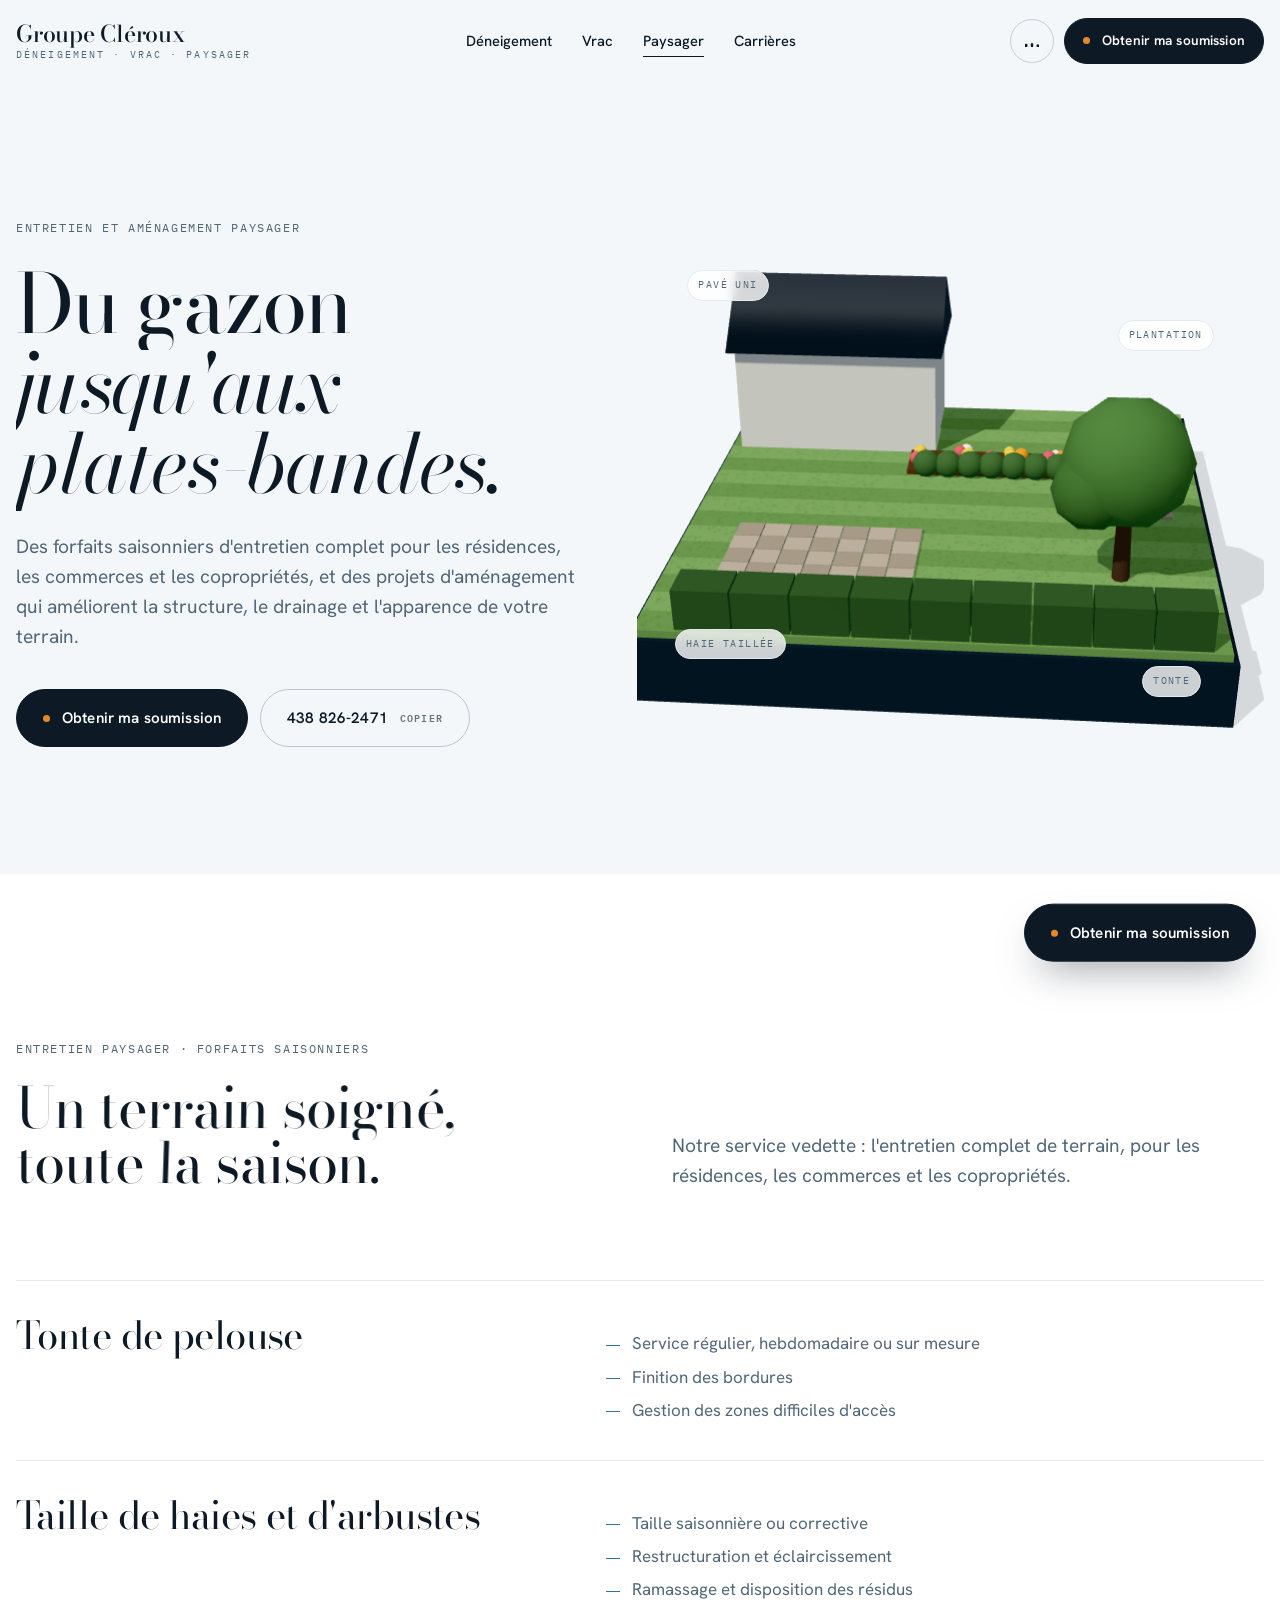
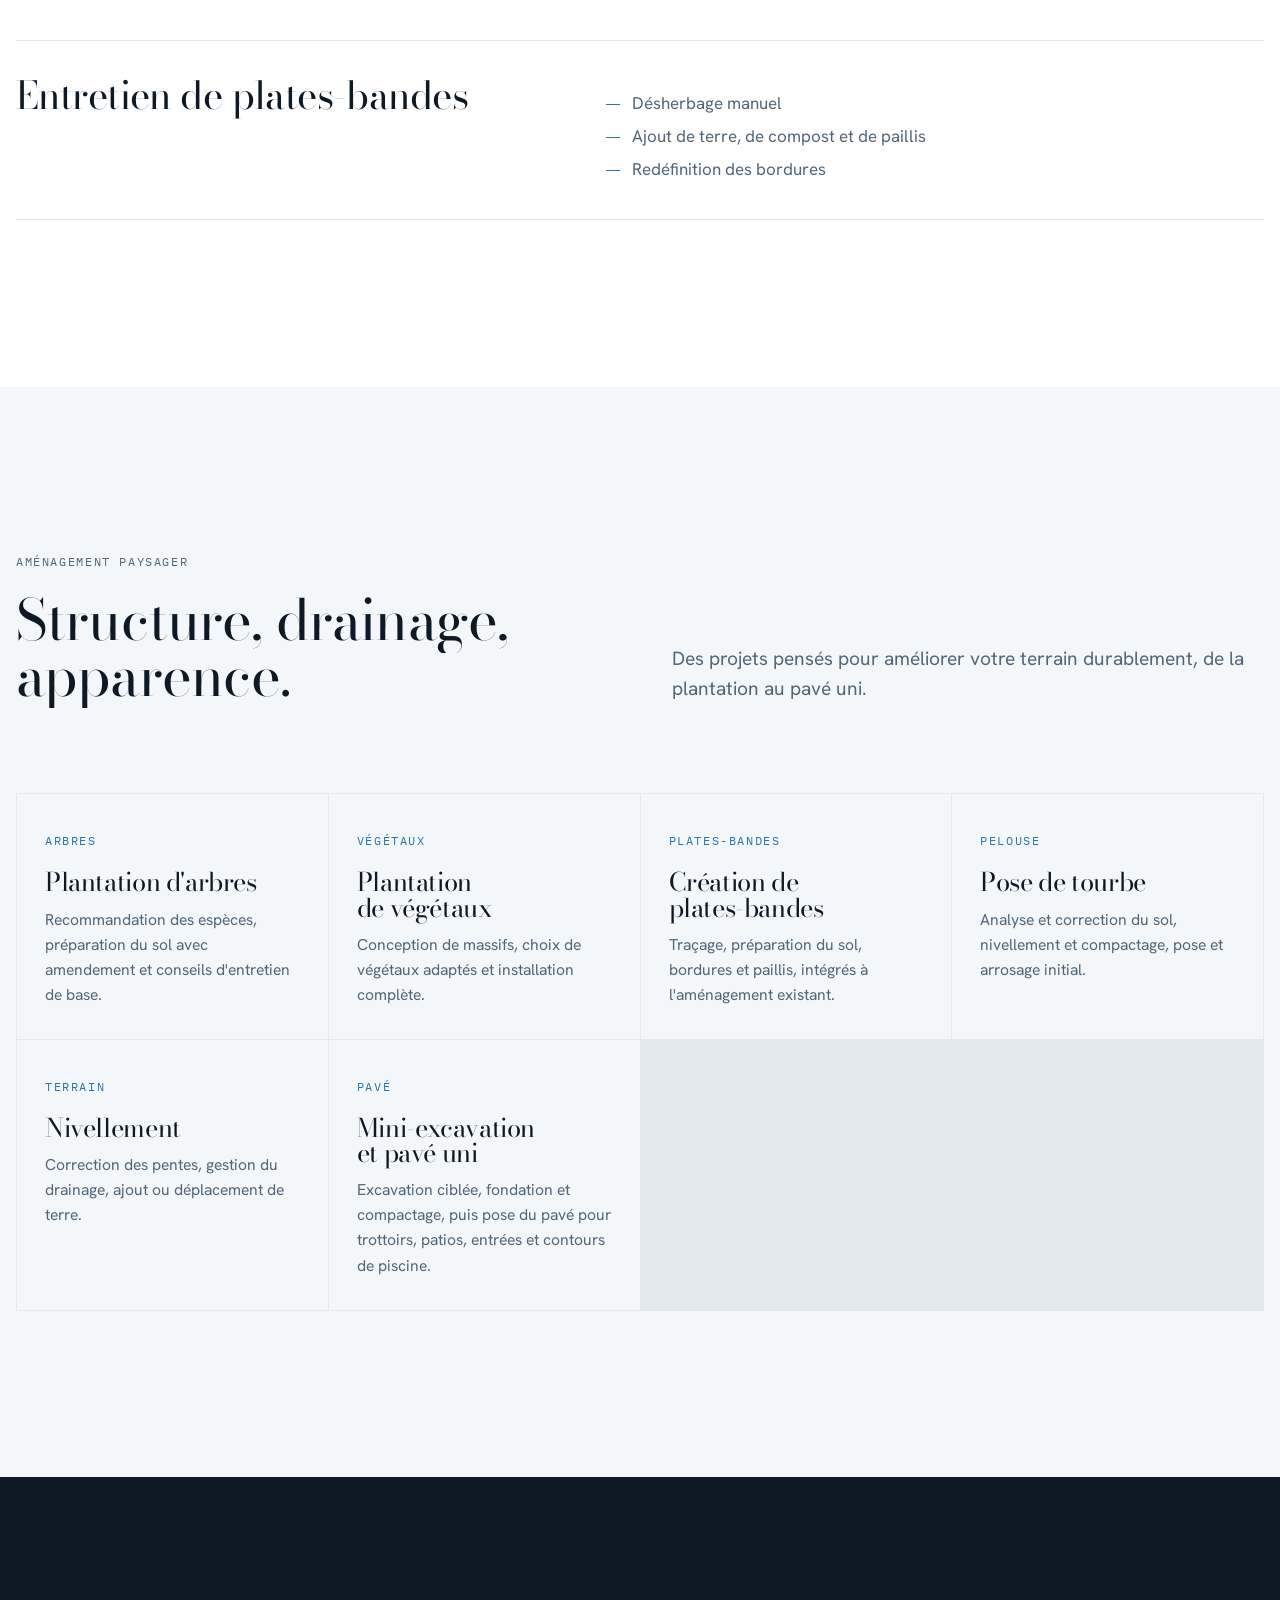
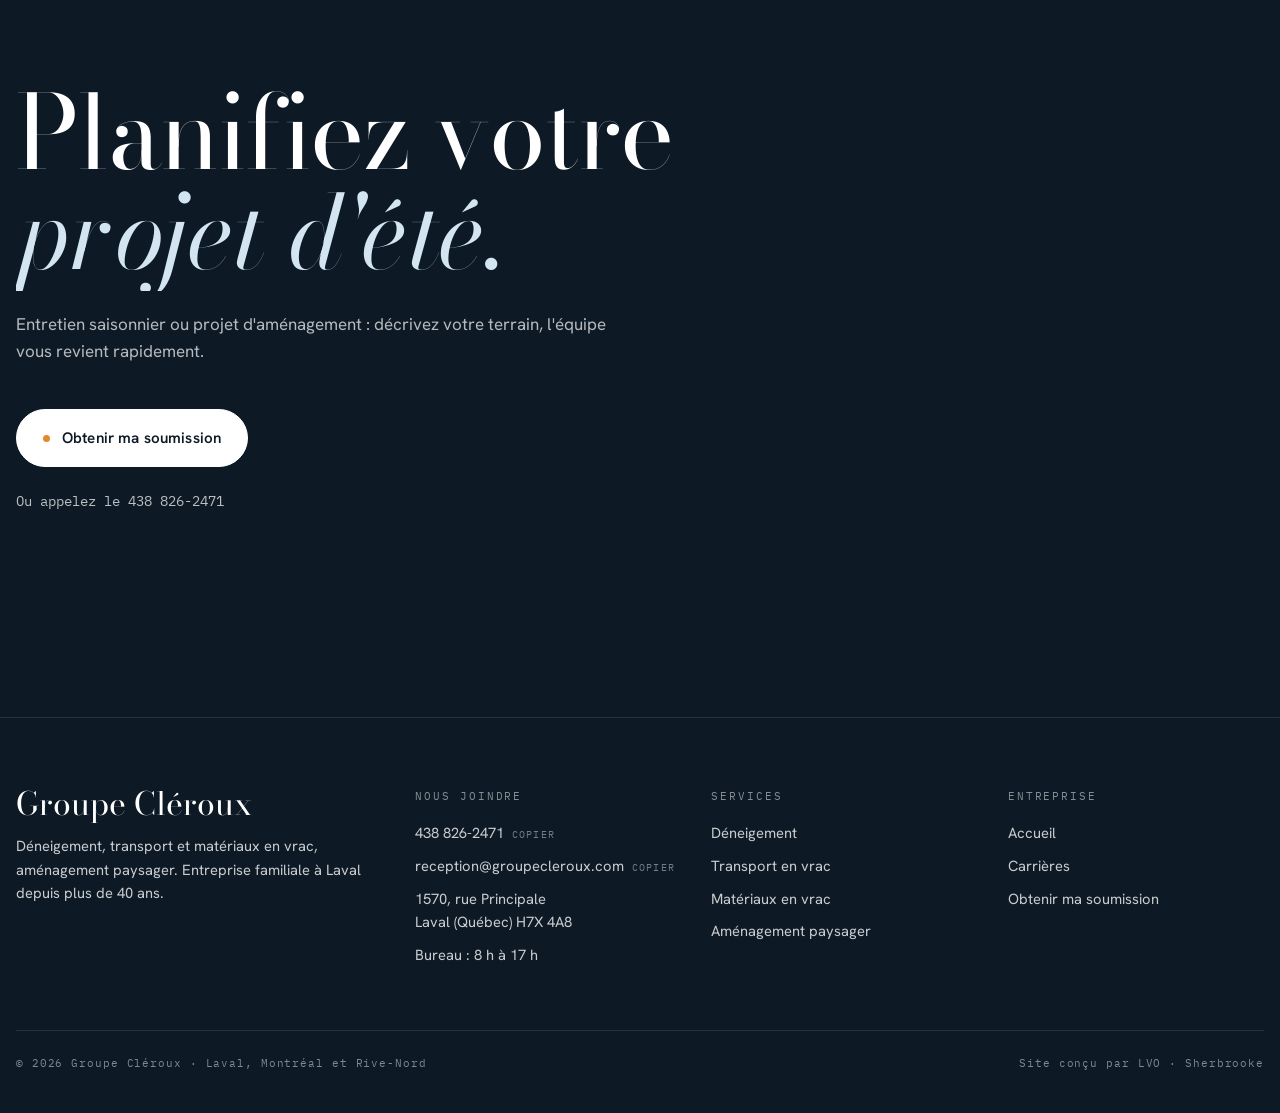
<file: paysager.html>
<!doctype html>
<html lang="fr">
<head>
<meta charset="utf-8">
<meta name="viewport" content="width=device-width, initial-scale=1, viewport-fit=cover">
<meta name="claude:viewport-fit-sides" content="cover">
<title>Paysager · Groupe Cléroux</title>
<meta name="description" content="Entretien et aménagement paysager à Laval : tonte, taille de haies, plates-bandes, plantation, tourbe, pavé uni.">
<script>try{if(sessionStorage.getItem("cl-veil"))document.documentElement.classList.add("veil-in")}catch(e){}document.documentElement.classList.add("js")</script>
<link rel="preconnect" href="https://fonts.googleapis.com"><link rel="preconnect" href="https://fonts.gstatic.com" crossorigin><link rel="stylesheet" href="https://fonts.googleapis.com/css2?family=Bodoni+Moda:ital,opsz,wght@0,6..96,400;0,6..96,500;1,6..96,400;1,6..96,500&family=Hanken+Grotesk:wght@400;500;600&family=IBM+Plex+Mono:wght@400;500&display=swap">
<link rel="stylesheet" href="assets/site.css">
<link rel="stylesheet" href="assets/pages.css">
<style>:root{padding-top:env(safe-area-inset-top,0px);padding-bottom:env(safe-area-inset-bottom,0px)}body{margin:0}[hidden]{display:none!important}</style>
</head>
<body>
<header class="site-head">
  <a class="brand" href="index.html" data-veil="Accueil" aria-label="Groupe Cléroux, accueil"><b>Groupe Cléroux</b><small>Déneigement · Vrac · Paysager</small></a>
  <nav class="nav" aria-label="Navigation principale">
    <a href="deneigement.html" data-veil="Déneigement">Déneigement</a>
    <a href="vrac.html" data-veil="Vrac">Vrac</a>
    <a href="paysager.html" data-veil="Paysager" aria-current="page">Paysager</a>
    <a href="carrieres.html" data-veil="Carrières">Carrières</a>
  </nav>
  <div class="head-tools">
    <button class="btn-sound" type="button" data-sound aria-pressed="false" aria-label="Activer le son d'ambiance" title="Son d'ambiance"><svg viewBox="0 0 18 18" aria-hidden="true"><g class="bars" fill="currentColor"><rect x="2" y="4" width="2.4" height="11" rx="1.2"/><rect x="7.8" y="2" width="2.4" height="13" rx="1.2"/><rect x="13.6" y="6" width="2.4" height="9" rx="1.2"/></g></svg></button>
    <a class="btn btn--small" href="soumission.html" data-veil="Soumission" data-magnetic=".3"><span class="dot"></span>Obtenir ma soumission</a>
    <button class="menu-btn" type="button" data-menu-open aria-expanded="false" aria-label="Ouvrir le menu"><span></span></button>
  </div>
</header>
<nav class="mobile-nav" aria-label="Menu">
  <button class="mobile-nav__close" type="button" data-menu-close aria-label="Fermer le menu">×</button>
  <a href="index.html" data-veil="Accueil">Accueil</a>
  <a href="deneigement.html" data-veil="Déneigement">Déneigement</a>
  <a href="vrac.html" data-veil="Vrac">Transport et vrac</a>
  <a href="paysager.html" data-veil="Paysager">Paysager</a>
  <a href="carrieres.html" data-veil="Carrières">Carrières</a>
  <a href="soumission.html" data-veil="Soumission">Soumission</a>
  <span class="label">438 826-2471 · reception@groupecleroux.com</span>
</nav>
<main>

  <section class="wrap hero-split">
    <div><span class="label">Entretien et aménagement paysager</span>
      <h1 data-split="load">Du gazon <em>jusqu'aux plates-bandes.</em></h1>
      <p class="lead" data-fade=".3">Des forfaits saisonniers d'entretien complet pour les résidences, les commerces et les copropriétés, et des projets d'aménagement qui améliorent la structure, le drainage et l'apparence de votre terrain.</p>
      <div class="page-hero__actions" data-fade=".5"><a class="btn" href="soumission.html#paysager" data-veil="Soumission" data-magnetic><span class="dot"></span>Obtenir ma soumission</a><button class="btn btn--ghost" type="button" data-copy="438 826-2471" data-cursor="Copier"><span>438 826-2471</span><small>Copier</small></button></div></div>
    <div class="specimen" data-specimen="paysager">
      <canvas aria-label="Maquette 3D : une cour aménagée en été avec pelouse tondue, haie, plates-bandes et patio en pavé uni" role="img"></canvas>
      <span class="tag" style="left:8%;top:16%">Pavé uni</span><span class="tag" style="right:8%;top:24%">Plantation</span><span class="tag" style="left:6%;bottom:22%">Haie taillée</span><span class="tag" style="right:10%;bottom:16%">Tonte</span>
    </div>
  </section>

  <section class="section band" aria-labelledby="p-ent">
    <div class="wrap">
      <div class="section-head">
        <div><span class="label">Entretien paysager · Forfaits saisonniers</span><h2 id="p-ent" data-split="scroll" data-scatter>Un terrain soigné, toute la saison.</h2></div>
        <p class="lead" data-fade>Notre service vedette : l'entretien complet de terrain, pour les résidences, les commerces et les copropriétés.</p>
      </div>
      <div class="svc-list">
        <div class="svc"><h3>Tonte de pelouse</h3><ul><li>Service régulier, hebdomadaire ou sur mesure</li><li>Finition des bordures</li><li>Gestion des zones difficiles d'accès</li></ul></div>
        <div class="svc"><h3>Taille de haies et d'arbustes</h3><ul><li>Taille saisonnière ou corrective</li><li>Restructuration et éclaircissement</li><li>Ramassage et disposition des résidus</li></ul></div>
        <div class="svc"><h3>Entretien de plates-bandes</h3><ul><li>Désherbage manuel</li><li>Ajout de terre, de compost et de paillis</li><li>Redéfinition des bordures</li></ul></div>
      </div>
    </div>
  </section>

  <section class="section" aria-labelledby="p-am">
    <div class="wrap">
      <div class="section-head">
        <div><span class="label">Aménagement paysager</span><h2 id="p-am" data-split="scroll">Structure, drainage, apparence.</h2></div>
        <p class="lead" data-fade>Des projets pensés pour améliorer votre terrain durablement, de la plantation au pavé uni.</p>
      </div>
      <div class="spec">
        <div><span class="label">Arbres</span><h3>Plantation d'arbres</h3><p>Recommandation des espèces, préparation du sol avec amendement et conseils d'entretien de base.</p></div>
        <div><span class="label">Végétaux</span><h3>Plantation de végétaux</h3><p>Conception de massifs, choix de végétaux adaptés et installation complète.</p></div>
        <div><span class="label">Plates-bandes</span><h3>Création de plates-bandes</h3><p>Traçage, préparation du sol, bordures et paillis, intégrés à l'aménagement existant.</p></div>
        <div><span class="label">Pelouse</span><h3>Pose de tourbe</h3><p>Analyse et correction du sol, nivellement et compactage, pose et arrosage initial.</p></div>
        <div><span class="label">Terrain</span><h3>Nivellement</h3><p>Correction des pentes, gestion du drainage, ajout ou déplacement de terre.</p></div>
        <div><span class="label">Pavé</span><h3>Mini-excavation et pavé uni</h3><p>Excavation ciblée, fondation et compactage, puis pose du pavé pour trottoirs, patios, entrées et contours de piscine.</p></div>
      </div>
    </div>
  </section>

  <section class="final" aria-labelledby="final-title">
    <canvas aria-hidden="true"></canvas>
    <div class="wrap">
      <h2 id="final-title" data-split="scroll">Planifiez votre <em>projet d'été.</em></h2>
      <p>Entretien saisonnier ou projet d'aménagement : décrivez votre terrain, l'équipe vous revient rapidement.</p>
      <a class="btn" href="soumission.html#paysager" data-veil="Soumission" data-magnetic><span class="dot"></span>Obtenir ma soumission</a>
      <div class="phone-line">Ou appelez le 438 826-2471</div>
    </div>
  </section>

</main>
<footer class="foot">
  <div class="wrap">
    <div class="foot__grid">
      <div><b class="big">Groupe Cléroux</b><p style="margin-top:14px">Déneigement, transport et matériaux en vrac, aménagement paysager. Entreprise familiale à Laval depuis plus de 40 ans.</p></div>
      <div><h4>Nous joindre</h4><ul>
        <li><button class="copy" type="button" data-copy="438 826-2471" data-cursor="Copier"><span>438 826-2471</span><small>Copier</small></button></li>
        <li><button class="copy" type="button" data-copy="reception@groupecleroux.com" data-cursor="Copier"><span>reception@groupecleroux.com</span><small>Copier</small></button></li>
        <li>1570, rue Principale<br>Laval (Québec) H7X 4A8</li>
        <li>Bureau : 8 h à 17 h</li></ul></div>
      <div><h4>Services</h4><ul>
        <li><a href="deneigement.html" data-veil="Déneigement">Déneigement</a></li>
        <li><a href="vrac.html" data-veil="Transport en vrac">Transport en vrac</a></li>
        <li><a href="vrac.html#materiaux" data-veil="Matériaux en vrac">Matériaux en vrac</a></li>
        <li><a href="paysager.html" data-veil="Paysager">Aménagement paysager</a></li></ul></div>
      <div><h4>Entreprise</h4><ul>
        <li><a href="index.html" data-veil="Accueil">Accueil</a></li>
        <li><a href="carrieres.html" data-veil="Carrières">Carrières</a></li>
        <li><a href="soumission.html" data-veil="Soumission">Obtenir ma soumission</a></li></ul></div>
    </div>
    <div class="foot__base"><span>© 2026 Groupe Cléroux · Laval, Montréal et Rive-Nord</span><span>Site conçu par LVO · Sherbrooke</span></div>
  </div>
</footer>
<a class="btn float-cta" href="soumission.html" data-veil="Soumission" data-magnetic=".25"><span class="dot"></span>Obtenir ma soumission</a>
<div class="veil" aria-hidden="true"><div class="veil__panel"></div><div class="veil__panel veil__panel--b"></div><div class="veil__word">Groupe Cléroux</div></div>
<script src="assets/vendor/gsap.min.js"></script>
<script src="assets/vendor/ScrollTrigger.min.js"></script>
<script src="assets/vendor/lenis.min.js"></script>
<script src="assets/site.js"></script>
<script type="module" src="assets/specimen-page.js"></script>
</body>
</html>
</file>
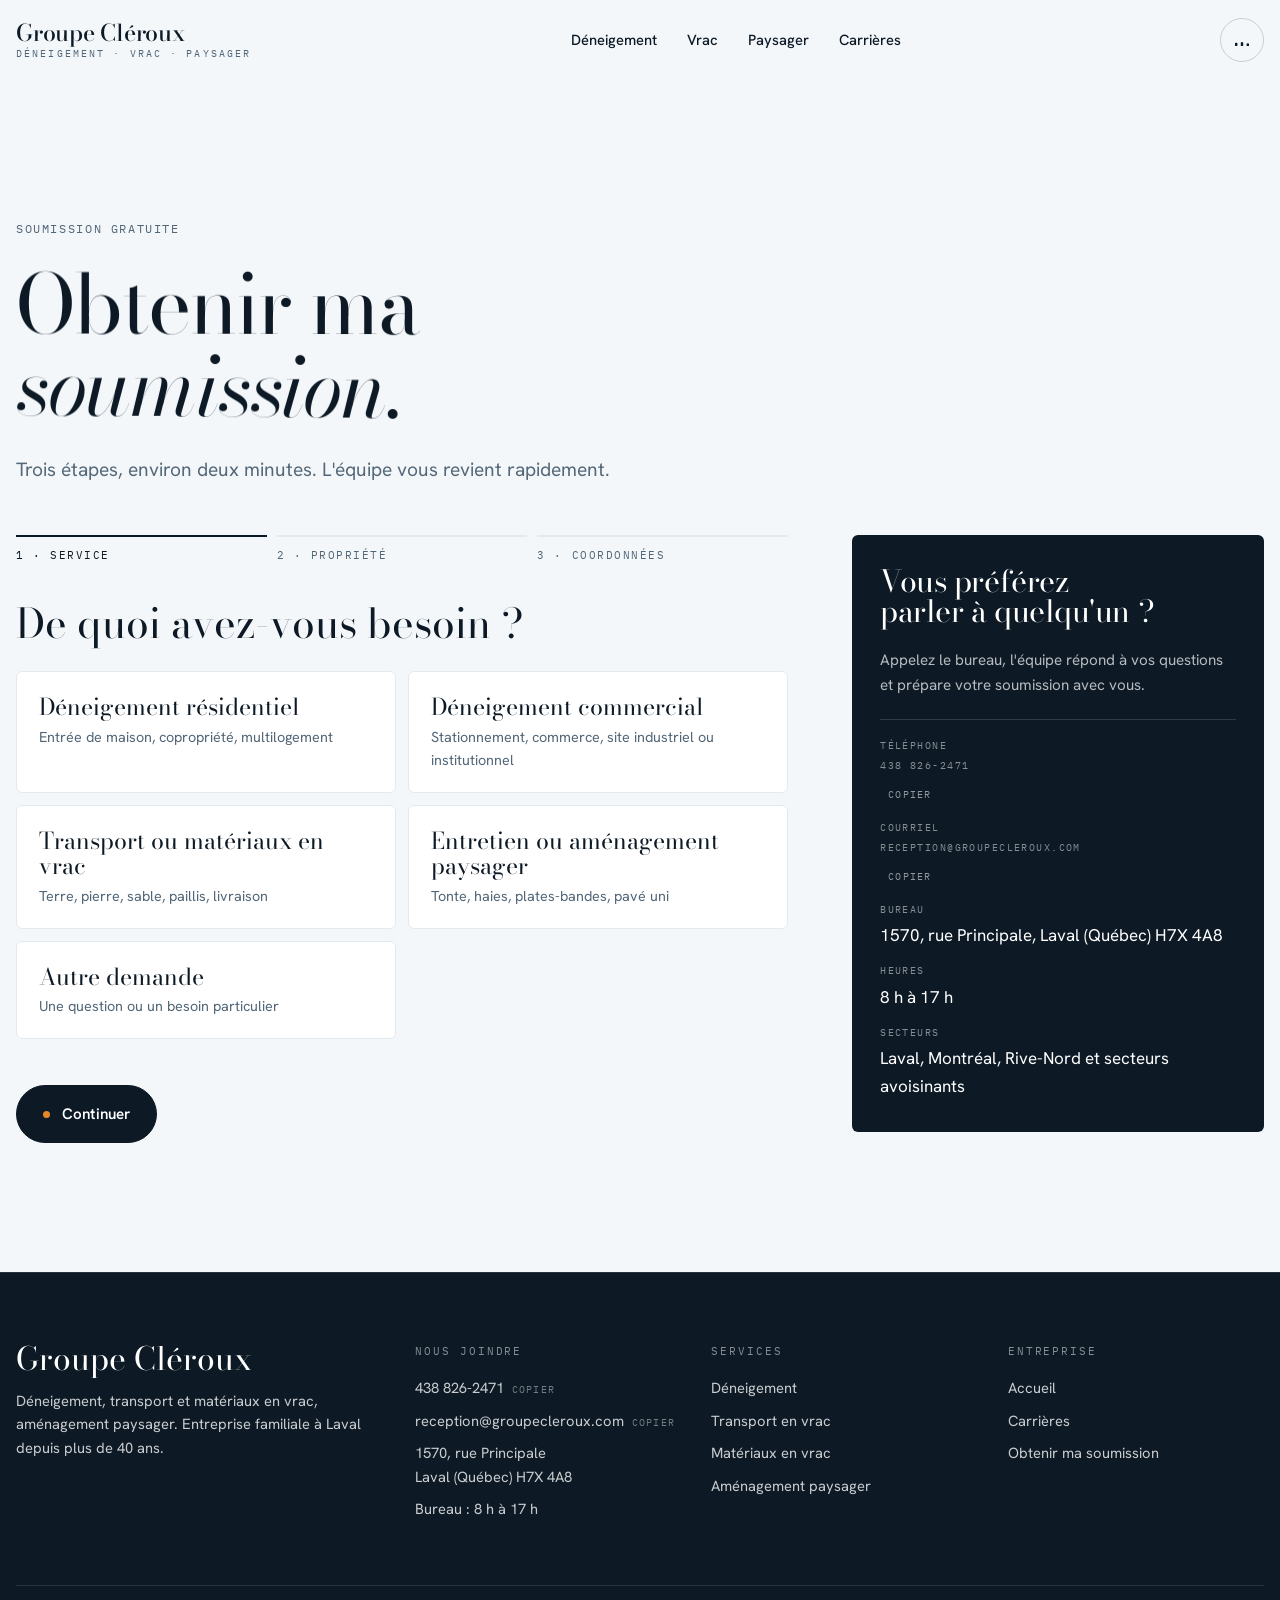
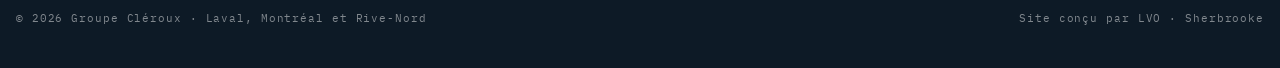
<file: soumission.html>
<!doctype html>
<html lang="fr">
<head>
<meta charset="utf-8">
<meta name="viewport" content="width=device-width, initial-scale=1, viewport-fit=cover">
<meta name="claude:viewport-fit-sides" content="cover">
<title>Soumission · Groupe Cléroux</title>
<meta name="description" content="Obtenez votre soumission de déneigement, de transport en vrac ou d'aménagement paysager en trois étapes.">
<script>try{if(sessionStorage.getItem("cl-veil"))document.documentElement.classList.add("veil-in")}catch(e){}document.documentElement.classList.add("js")</script>
<link rel="preconnect" href="https://fonts.googleapis.com"><link rel="preconnect" href="https://fonts.gstatic.com" crossorigin><link rel="stylesheet" href="https://fonts.googleapis.com/css2?family=Bodoni+Moda:ital,opsz,wght@0,6..96,400;0,6..96,500;1,6..96,400;1,6..96,500&family=Hanken+Grotesk:wght@400;500;600&family=IBM+Plex+Mono:wght@400;500&display=swap">
<link rel="stylesheet" href="assets/site.css">
<link rel="stylesheet" href="assets/pages.css">
<style>:root{padding-top:env(safe-area-inset-top,0px);padding-bottom:env(safe-area-inset-bottom,0px)}body{margin:0}[hidden]{display:none!important}</style>
</head>
<body>
<header class="site-head">
  <a class="brand" href="index.html" data-veil="Accueil" aria-label="Groupe Cléroux, accueil"><b>Groupe Cléroux</b><small>Déneigement · Vrac · Paysager</small></a>
  <nav class="nav" aria-label="Navigation principale">
    <a href="deneigement.html" data-veil="Déneigement">Déneigement</a>
    <a href="vrac.html" data-veil="Vrac">Vrac</a>
    <a href="paysager.html" data-veil="Paysager">Paysager</a>
    <a href="carrieres.html" data-veil="Carrières">Carrières</a>
  </nav>
  <div class="head-tools">
    <button class="btn-sound" type="button" data-sound aria-pressed="false" aria-label="Activer le son d'ambiance" title="Son d'ambiance"><svg viewBox="0 0 18 18" aria-hidden="true"><g class="bars" fill="currentColor"><rect x="2" y="4" width="2.4" height="11" rx="1.2"/><rect x="7.8" y="2" width="2.4" height="13" rx="1.2"/><rect x="13.6" y="6" width="2.4" height="9" rx="1.2"/></g></svg></button>
    
    <button class="menu-btn" type="button" data-menu-open aria-expanded="false" aria-label="Ouvrir le menu"><span></span></button>
  </div>
</header>
<nav class="mobile-nav" aria-label="Menu">
  <button class="mobile-nav__close" type="button" data-menu-close aria-label="Fermer le menu">×</button>
  <a href="index.html" data-veil="Accueil">Accueil</a>
  <a href="deneigement.html" data-veil="Déneigement">Déneigement</a>
  <a href="vrac.html" data-veil="Vrac">Transport et vrac</a>
  <a href="paysager.html" data-veil="Paysager">Paysager</a>
  <a href="carrieres.html" data-veil="Carrières">Carrières</a>
  <a href="soumission.html" data-veil="Soumission">Soumission</a>
  <span class="label">438 826-2471 · reception@groupecleroux.com</span>
</nav>
<main>

  <section class="page-hero wrap" style="padding-bottom:clamp(30px,4vw,50px)">
    <span class="label">Soumission gratuite</span>
    <h1 data-split="load">Obtenir ma <em>soumission.</em></h1>
    <p class="lead" data-fade=".3">Trois étapes, environ deux minutes. L'équipe vous revient rapidement.</p>
  </section>
  <section class="wrap quote">
    <div>
      <ol class="progress" aria-label="Étapes du formulaire">
        <li class="is-current" data-prog="1">1 · Service</li><li data-prog="2">2 · Propriété</li><li data-prog="3">3 · Coordonnées</li>
      </ol>
      <form id="quote" novalidate>
        <fieldset class="fstep" data-step="1">
          <legend>De quoi avez-vous besoin ?</legend>
          <div class="choices" role="radiogroup">
            <div class="choice"><input type="radio" name="service" id="s-res" value="deneigement-residentiel"><label for="s-res"><b>Déneigement résidentiel</b><span>Entrée de maison, copropriété, multilogement</span></label></div>
            <div class="choice"><input type="radio" name="service" id="s-com" value="deneigement-commercial"><label for="s-com"><b>Déneigement commercial</b><span>Stationnement, commerce, site industriel ou institutionnel</span></label></div>
            <div class="choice"><input type="radio" name="service" id="s-vrac" value="vrac"><label for="s-vrac"><b>Transport ou matériaux en vrac</b><span>Terre, pierre, sable, paillis, livraison</span></label></div>
            <div class="choice"><input type="radio" name="service" id="s-pay" value="paysager"><label for="s-pay"><b>Entretien ou aménagement paysager</b><span>Tonte, haies, plates-bandes, pavé uni</span></label></div>
            <div class="choice"><input type="radio" name="service" id="s-aut" value="autre"><label for="s-aut"><b>Autre demande</b><span>Une question ou un besoin particulier</span></label></div>
          </div>
          <p class="err" id="err-service" role="alert" style="color:#A23B2A;font-size:.85rem;margin-top:12px"></p>
        </fieldset>

        <fieldset class="fstep" data-step="2" hidden>
          <legend>Parlez-nous de la propriété.</legend>
          <div class="fields">
            <div class="field"><label for="f-secteur">Secteur</label><select id="f-secteur" name="secteur"><option value="Laval">Laval</option><option value="Montréal">Montréal</option><option value="Rive-Nord">Rive-Nord</option><option value="Autre secteur avoisinant">Autre secteur avoisinant</option></select></div>
            <div class="field"><label for="f-adresse">Adresse de la propriété ou du chantier</label><input id="f-adresse" name="adresse" autocomplete="street-address" required><span class="err" id="err-adresse"></span></div>

            <div class="field" data-for="deneigement-residentiel"><label for="f-type-res">Type de propriété</label><select id="f-type-res" name="type_residentiel"><option value="Maison unifamiliale">Maison unifamiliale</option><option value="Jumelé">Jumelé</option><option value="Duplex ou triplex">Duplex ou triplex</option><option value="Copropriété ou multilogement">Copropriété ou multilogement</option></select></div>
            <div class="field" data-for="deneigement-residentiel"><label for="f-entree">Entrée</label><select id="f-entree" name="entree"><option value="Une voiture">Une voiture</option><option value="Deux voitures">Deux voitures</option><option value="Trois voitures ou plus">Trois voitures ou plus</option><option value="Je ne sais pas">Je ne sais pas</option></select></div>

            <div class="field" data-for="deneigement-commercial"><label for="f-type-com">Type de site</label><select id="f-type-com" name="type_site"><option value="Commerce">Commerce</option><option value="Centre commercial">Centre commercial</option><option value="Usine ou site industriel">Usine ou site industriel</option><option value="École ou institution">École ou institution</option><option value="Station-service">Station-service</option><option value="Garderie">Garderie</option><option value="Copropriété ou multilogement">Copropriété ou multilogement</option><option value="Autre">Autre</option></select></div>
            <div class="field" data-for="deneigement-commercial"><label for="f-surface">Superficie approximative <small>(facultatif)</small></label><input id="f-surface" name="superficie" placeholder="Ex. : 40 cases de stationnement"></div>
            <div class="field field--full" data-for="deneigement-commercial"><span class="flabel" id="l-dserv">Services souhaités</span><div class="checks" role="group" aria-labelledby="l-dserv"><input type="checkbox" id="dserv-0" name="dserv" value="Stationnement"><label for="dserv-0">Stationnement</label><input type="checkbox" id="dserv-1" name="dserv" value="Trottoirs et accès"><label for="dserv-1">Trottoirs et accès</label><input type="checkbox" id="dserv-2" name="dserv" value="Portes, quais et escaliers"><label for="dserv-2">Portes, quais et escaliers</label><input type="checkbox" id="dserv-3" name="dserv" value="Abrasifs et fondants"><label for="dserv-3">Abrasifs et fondants</label><input type="checkbox" id="dserv-4" name="dserv" value="Soufflage"><label for="dserv-4">Soufflage</label><input type="checkbox" id="dserv-5" name="dserv" value="Chargement et transport de la neige"><label for="dserv-5">Chargement et transport de la neige</label></div></div>

            <div class="field" data-for="vrac"><label for="f-mat">Matériau</label><select id="f-mat" name="materiau"><optgroup label="Terres"><option value="Top soil (plusieurs grades)">Top soil (plusieurs grades)</option><option value="Terre mixte">Terre mixte</option><option value="Terre de finition">Terre de finition</option><option value="Terre à jardin">Terre à jardin</option><option value="Compost">Compost</option><option value="Terre à semence">Terre à semence</option></optgroup><optgroup label="Couvre-sols"><option value="Paillis naturels">Paillis naturels</option><option value="Paillis BRF">Paillis BRF</option><option value="Paillis noir">Paillis noir</option><option value="Paillis brun">Paillis brun</option><option value="Paillis fibre de jeux">Paillis fibre de jeux</option></optgroup><optgroup label="Pierre concassée"><option value="0-3/4 tout venant">0-3/4 tout venant</option><option value="Poussière de roche">Poussière de roche</option><option value="3/4 net">3/4 net</option><option value="1/2 net">1/2 net</option><option value="1/8 net">1/8 net</option></optgroup><optgroup label="Pierre recyclée"><option value="0-3/4 recyclé">0-3/4 recyclé</option><option value="Asphalte recyclé">Asphalte recyclé</option><option value="Béton recyclé">Béton recyclé</option></optgroup><optgroup label="Pierre décorative"><option value="Pierre de rivière (plusieurs grosseurs)">Pierre de rivière (plusieurs grosseurs)</option><option value="Pierre blanche">Pierre blanche</option><option value="Pierre d'ardoise noire">Pierre d'ardoise noire</option></optgroup><option value="Transport seulement">Transport seulement</option></select></div>
            <div class="field" data-for="vrac"><label for="f-qte">Quantité approximative <small>(facultatif)</small></label><input id="f-qte" name="quantite" placeholder="Ex. : 15 tonnes"></div>
            <div class="field" data-for="vrac"><label for="f-date">Date de livraison souhaitée <small>(facultatif)</small></label><input type="date" id="f-date" name="date"></div>

            <div class="field" data-for="paysager"><label for="f-ptype">Type de demande</label><select id="f-ptype" name="type_paysager"><option value="Entretien saisonnier">Entretien saisonnier</option><option value="Projet d'aménagement">Projet d'aménagement</option></select></div>
            <div class="field field--full" data-for="paysager"><span class="flabel" id="l-pserv">Services souhaités</span><div class="checks" role="group" aria-labelledby="l-pserv"><input type="checkbox" id="pserv-0" name="pserv" value="Tonte"><label for="pserv-0">Tonte</label><input type="checkbox" id="pserv-1" name="pserv" value="Taille de haies"><label for="pserv-1">Taille de haies</label><input type="checkbox" id="pserv-2" name="pserv" value="Plates-bandes"><label for="pserv-2">Plates-bandes</label><input type="checkbox" id="pserv-3" name="pserv" value="Plantation"><label for="pserv-3">Plantation</label><input type="checkbox" id="pserv-4" name="pserv" value="Pose de tourbe"><label for="pserv-4">Pose de tourbe</label><input type="checkbox" id="pserv-5" name="pserv" value="Nivellement"><label for="pserv-5">Nivellement</label><input type="checkbox" id="pserv-6" name="pserv" value="Pavé uni"><label for="pserv-6">Pavé uni</label></div></div>
          </div>
        </fieldset>

        <fieldset class="fstep" data-step="3" hidden>
          <legend>Comment vous joindre ?</legend>
          <div class="fields">
            <div class="field"><label for="f-nom">Nom complet</label><input id="f-nom" name="nom" autocomplete="name" required><span class="err" id="err-nom"></span></div>
            <div class="field"><label for="f-ent">Entreprise <small>(facultatif)</small></label><input id="f-ent" name="entreprise" autocomplete="organization"></div>
            <div class="field"><label for="f-mail">Courriel</label><input type="email" id="f-mail" name="courriel" autocomplete="email" required><span class="err" id="err-courriel"></span></div>
            <div class="field"><label for="f-tel">Téléphone</label><input type="tel" id="f-tel" name="telephone" autocomplete="tel" required placeholder="514 000-0000"><span class="err" id="err-telephone"></span></div>
            <div class="field field--full"><label for="f-msg">Message <small>(facultatif)</small></label><textarea id="f-msg" name="message" placeholder="Pente de l'entrée, accès, horaire, questions…"></textarea></div>
          </div>
        </fieldset>

        <div class="fnav">
          <button type="button" class="back" data-back hidden>← Retour</button>
          <button type="submit" class="btn" data-next data-magnetic><span class="dot"></span><span data-next-label>Continuer</span></button>
        </div>
      </form>
      <div class="done" id="done" hidden tabindex="-1">
        <span class="label">Demande prête</span>
        <h2>Merci, <em data-done-name></em>.</h2>
        <p class="lead">Voici le résumé de votre demande. L'équipe de Groupe Cléroux vous revient rapidement.</p>
        <dl data-summary></dl>
        <p class="note">Démonstration : à la mise en ligne, ce formulaire enverra la demande à reception@groupecleroux.com.</p>
        <div><a class="btn btn--ghost" href="index.html" data-veil="Accueil">Retour à l'accueil</a></div>
      </div>
    </div>
    <aside class="aside" aria-label="Nous joindre">
      <h2>Vous préférez parler à quelqu'un ?</h2>
      <p>Appelez le bureau, l'équipe répond à vos questions et prépare votre soumission avec vous.</p>
      <ul>
        <li><span>Téléphone</span><button class="copy" type="button" data-copy="438 826-2471" data-cursor="Copier"><span>438 826-2471</span><small>Copier</small></button></li>
        <li><span>Courriel</span><button class="copy" type="button" data-copy="reception@groupecleroux.com" data-cursor="Copier"><span>reception@groupecleroux.com</span><small>Copier</small></button></li>
        <li><span>Bureau</span>1570, rue Principale, Laval (Québec) H7X 4A8</li>
        <li><span>Heures</span>8 h à 17 h</li>
        <li><span>Secteurs</span>Laval, Montréal, Rive-Nord et secteurs avoisinants</li>
      </ul>
    </aside>
  </section>

</main>
<footer class="foot">
  <div class="wrap">
    <div class="foot__grid">
      <div><b class="big">Groupe Cléroux</b><p style="margin-top:14px">Déneigement, transport et matériaux en vrac, aménagement paysager. Entreprise familiale à Laval depuis plus de 40 ans.</p></div>
      <div><h4>Nous joindre</h4><ul>
        <li><button class="copy" type="button" data-copy="438 826-2471" data-cursor="Copier"><span>438 826-2471</span><small>Copier</small></button></li>
        <li><button class="copy" type="button" data-copy="reception@groupecleroux.com" data-cursor="Copier"><span>reception@groupecleroux.com</span><small>Copier</small></button></li>
        <li>1570, rue Principale<br>Laval (Québec) H7X 4A8</li>
        <li>Bureau : 8 h à 17 h</li></ul></div>
      <div><h4>Services</h4><ul>
        <li><a href="deneigement.html" data-veil="Déneigement">Déneigement</a></li>
        <li><a href="vrac.html" data-veil="Transport en vrac">Transport en vrac</a></li>
        <li><a href="vrac.html#materiaux" data-veil="Matériaux en vrac">Matériaux en vrac</a></li>
        <li><a href="paysager.html" data-veil="Paysager">Aménagement paysager</a></li></ul></div>
      <div><h4>Entreprise</h4><ul>
        <li><a href="index.html" data-veil="Accueil">Accueil</a></li>
        <li><a href="carrieres.html" data-veil="Carrières">Carrières</a></li>
        <li><a href="soumission.html" data-veil="Soumission">Obtenir ma soumission</a></li></ul></div>
    </div>
    <div class="foot__base"><span>© 2026 Groupe Cléroux · Laval, Montréal et Rive-Nord</span><span>Site conçu par LVO · Sherbrooke</span></div>
  </div>
</footer>
<div class="veil" aria-hidden="true"><div class="veil__panel"></div><div class="veil__panel veil__panel--b"></div><div class="veil__word">Groupe Cléroux</div></div>
<script src="assets/vendor/gsap.min.js"></script>
<script src="assets/vendor/ScrollTrigger.min.js"></script>
<script src="assets/vendor/lenis.min.js"></script>
<script src="assets/site.js"></script>
<script type="module" src="assets/form.js"></script>
</body>
</html>
</file>
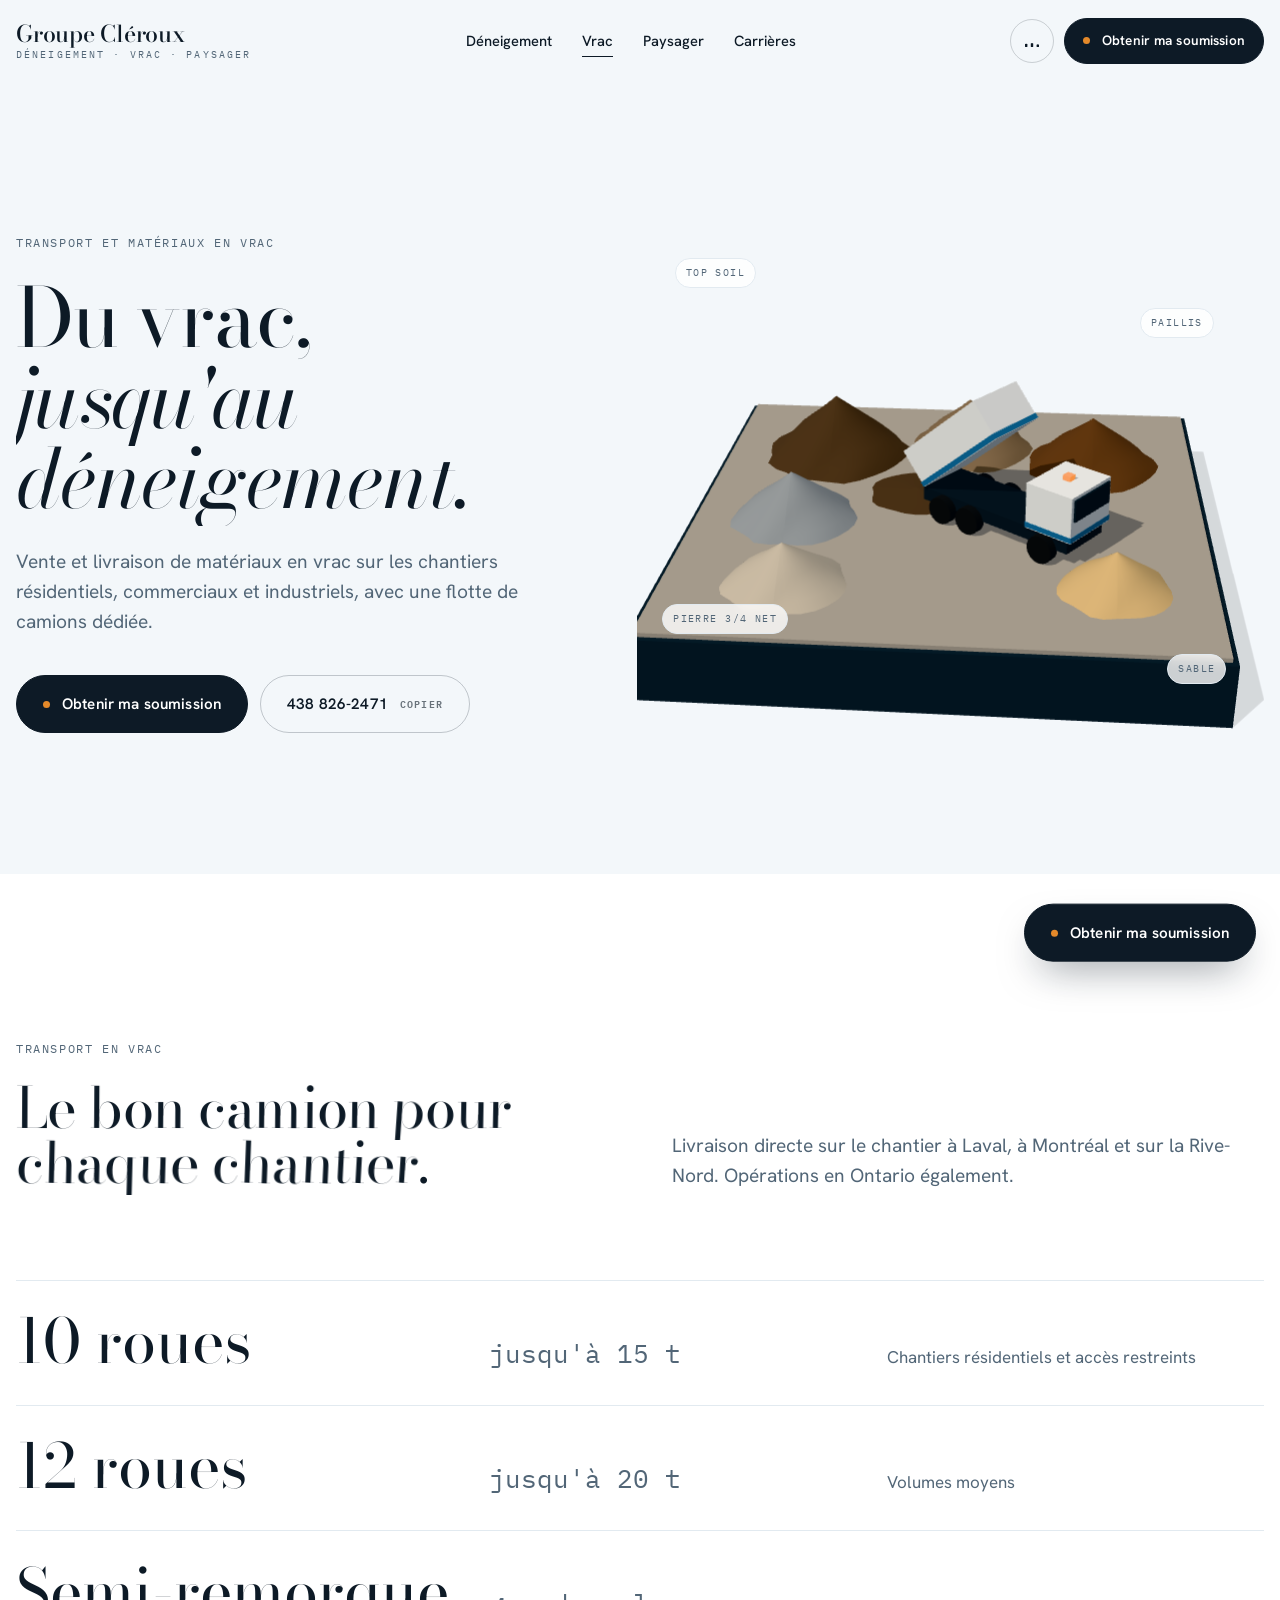
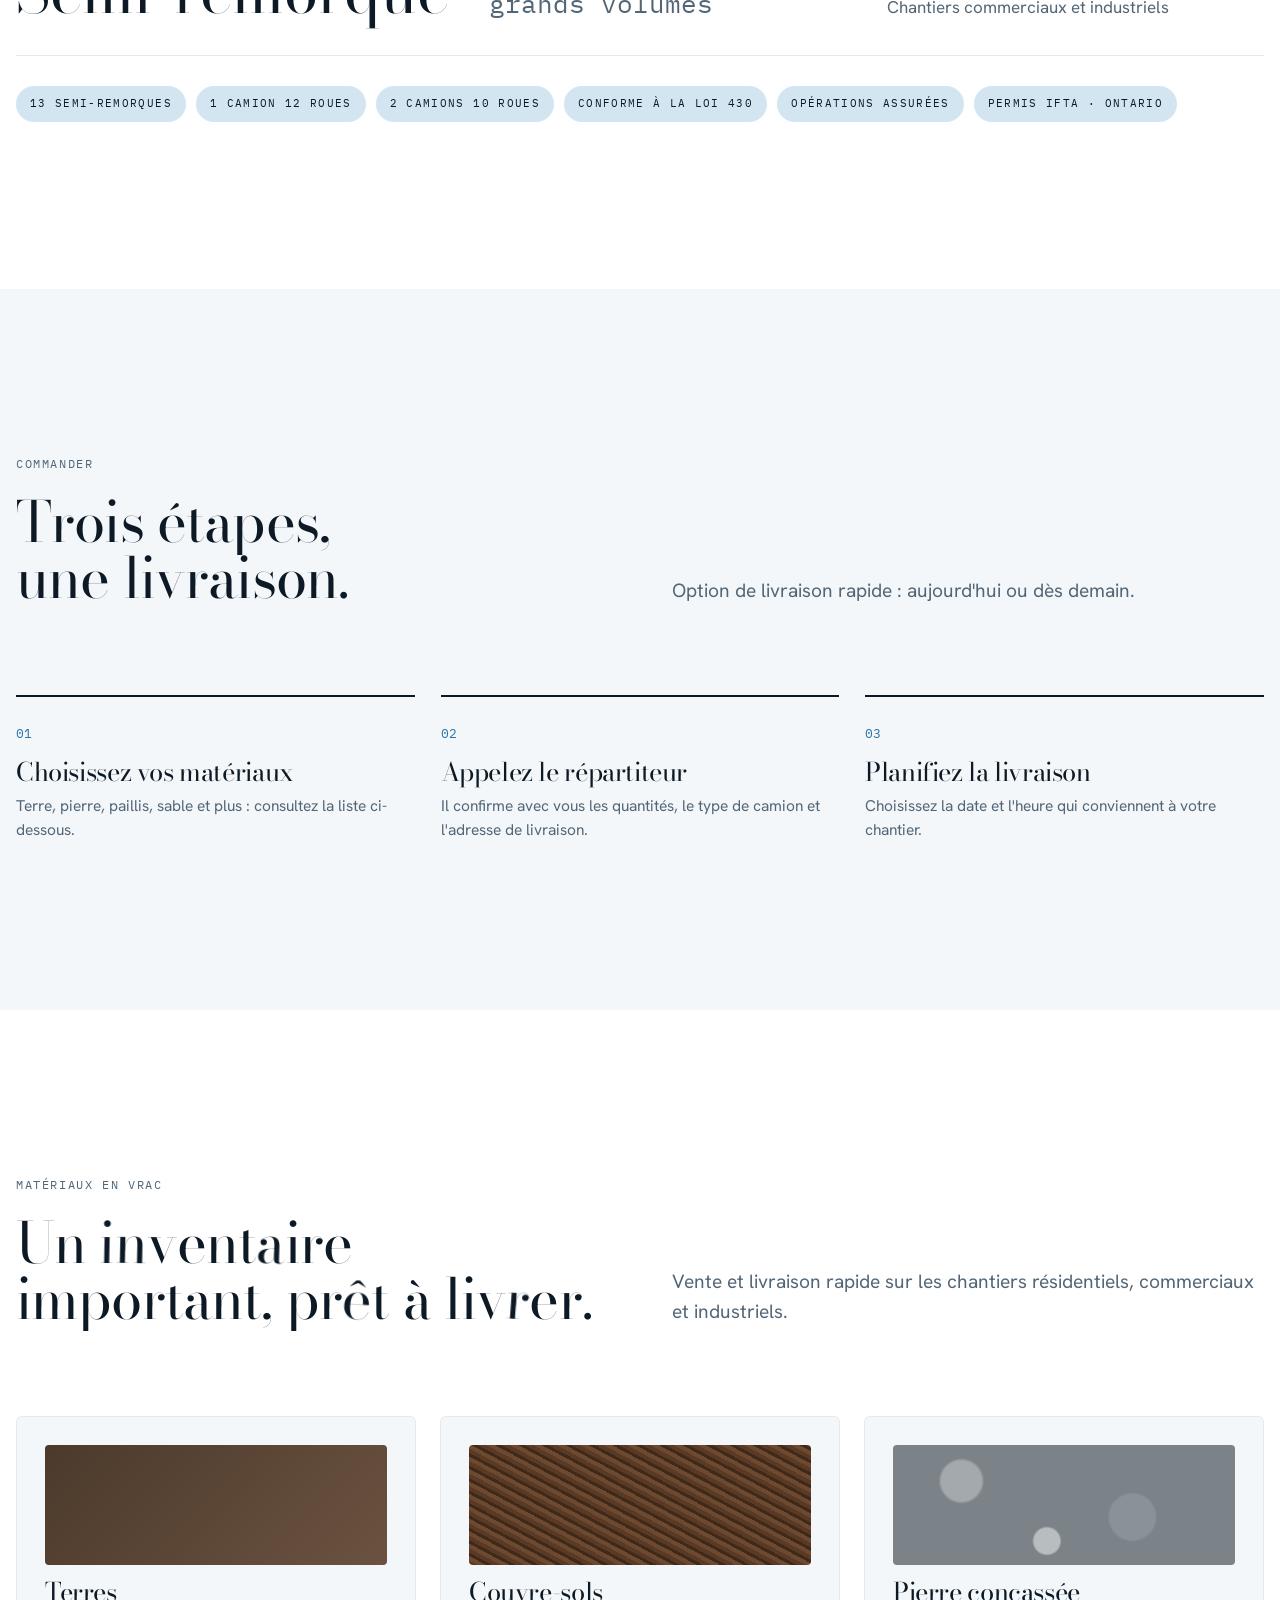
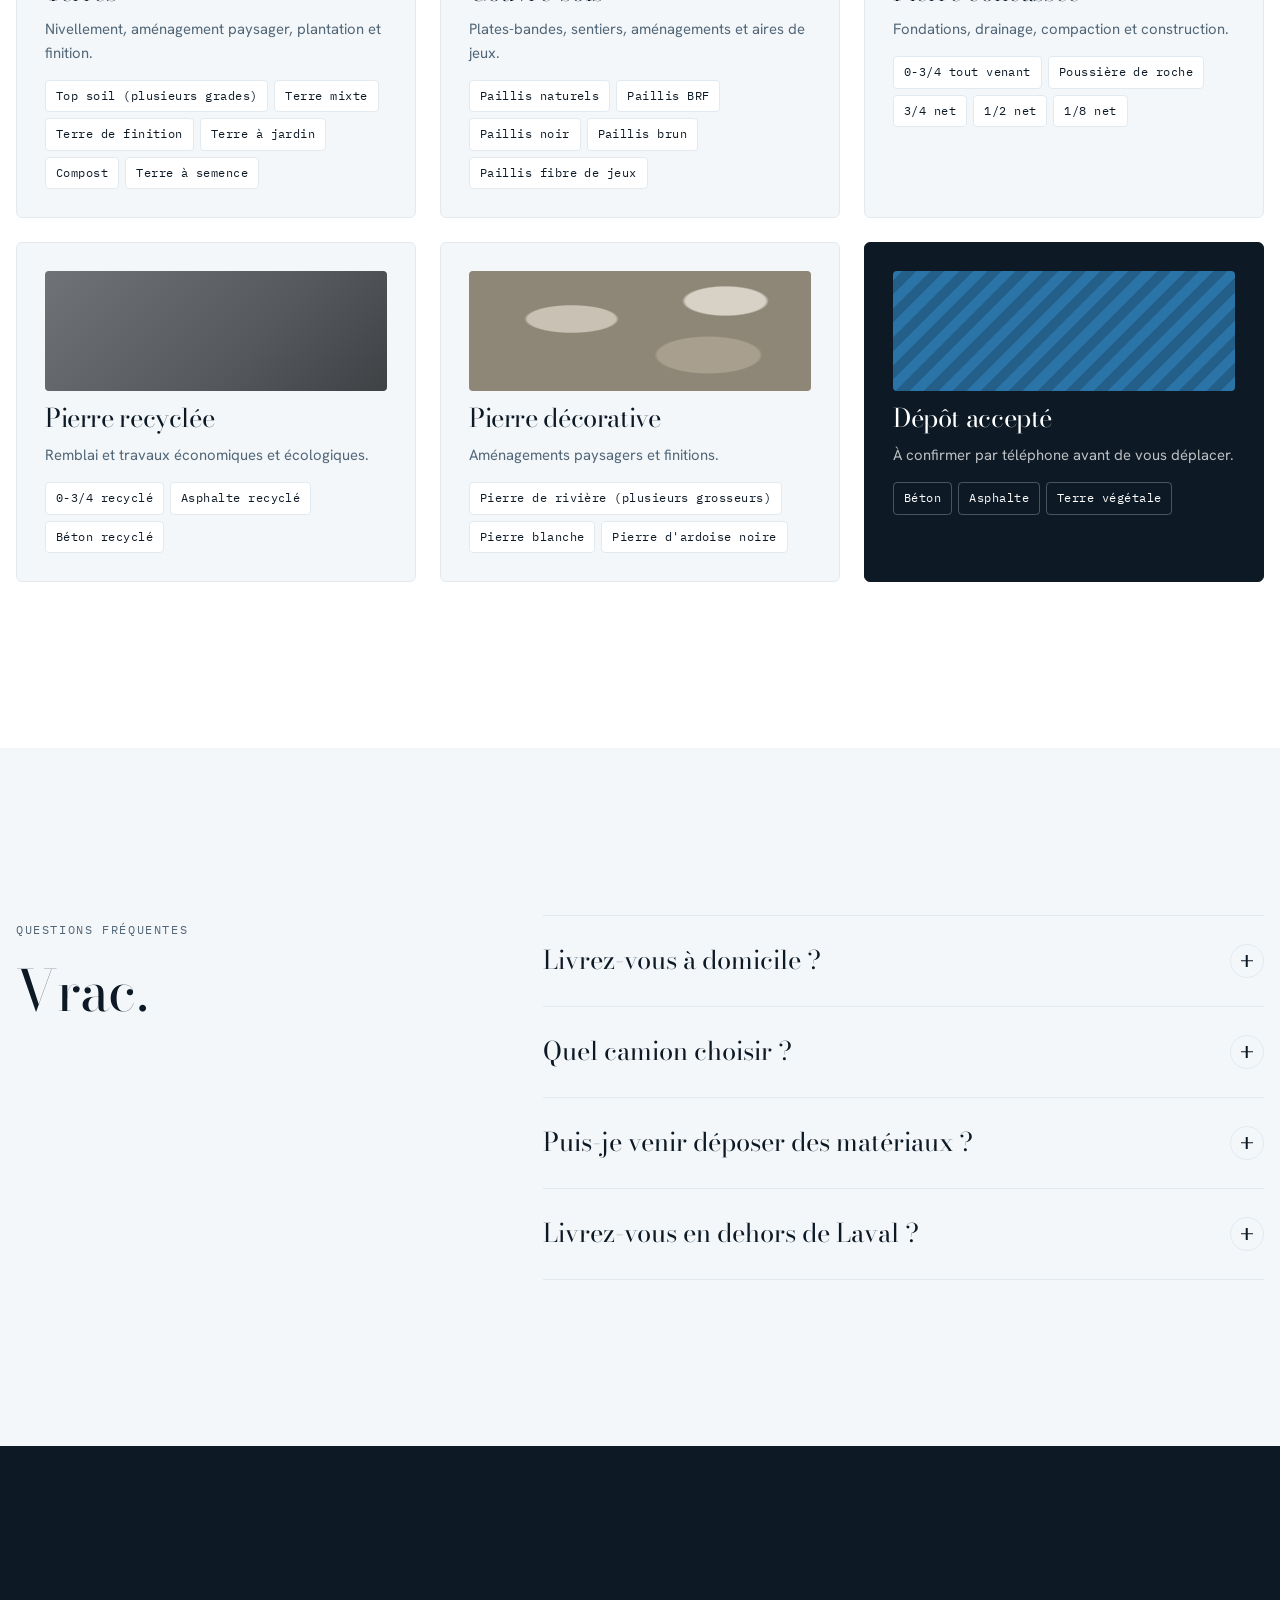
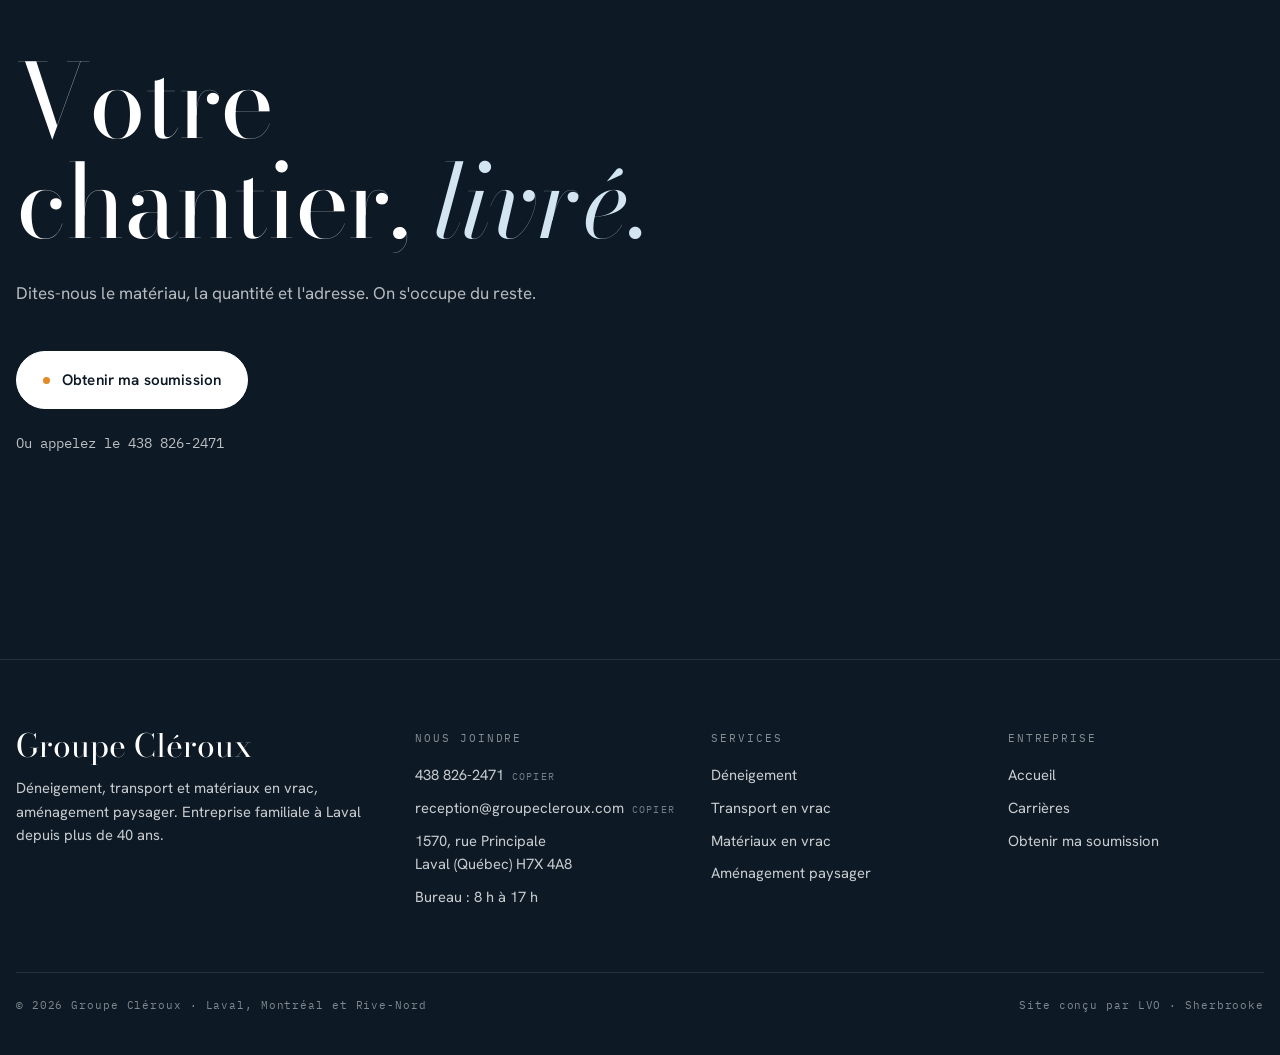
<file: vrac.html>
<!doctype html>
<html lang="fr">
<head>
<meta charset="utf-8">
<meta name="viewport" content="width=device-width, initial-scale=1, viewport-fit=cover">
<meta name="claude:viewport-fit-sides" content="cover">
<title>Vrac · Groupe Cléroux</title>
<meta name="description" content="Transport et matériaux en vrac : terre, pierre, sable, paillis. Livraison à Laval, Montréal et sur la Rive-Nord.">
<script>try{if(sessionStorage.getItem("cl-veil"))document.documentElement.classList.add("veil-in")}catch(e){}document.documentElement.classList.add("js")</script>
<link rel="preconnect" href="https://fonts.googleapis.com"><link rel="preconnect" href="https://fonts.gstatic.com" crossorigin><link rel="stylesheet" href="https://fonts.googleapis.com/css2?family=Bodoni+Moda:ital,opsz,wght@0,6..96,400;0,6..96,500;1,6..96,400;1,6..96,500&family=Hanken+Grotesk:wght@400;500;600&family=IBM+Plex+Mono:wght@400;500&display=swap">
<link rel="stylesheet" href="assets/site.css">
<link rel="stylesheet" href="assets/pages.css">
<style>:root{padding-top:env(safe-area-inset-top,0px);padding-bottom:env(safe-area-inset-bottom,0px)}body{margin:0}[hidden]{display:none!important}</style>
</head>
<body>
<header class="site-head">
  <a class="brand" href="index.html" data-veil="Accueil" aria-label="Groupe Cléroux, accueil"><b>Groupe Cléroux</b><small>Déneigement · Vrac · Paysager</small></a>
  <nav class="nav" aria-label="Navigation principale">
    <a href="deneigement.html" data-veil="Déneigement">Déneigement</a>
    <a href="vrac.html" data-veil="Vrac" aria-current="page">Vrac</a>
    <a href="paysager.html" data-veil="Paysager">Paysager</a>
    <a href="carrieres.html" data-veil="Carrières">Carrières</a>
  </nav>
  <div class="head-tools">
    <button class="btn-sound" type="button" data-sound aria-pressed="false" aria-label="Activer le son d'ambiance" title="Son d'ambiance"><svg viewBox="0 0 18 18" aria-hidden="true"><g class="bars" fill="currentColor"><rect x="2" y="4" width="2.4" height="11" rx="1.2"/><rect x="7.8" y="2" width="2.4" height="13" rx="1.2"/><rect x="13.6" y="6" width="2.4" height="9" rx="1.2"/></g></svg></button>
    <a class="btn btn--small" href="soumission.html" data-veil="Soumission" data-magnetic=".3"><span class="dot"></span>Obtenir ma soumission</a>
    <button class="menu-btn" type="button" data-menu-open aria-expanded="false" aria-label="Ouvrir le menu"><span></span></button>
  </div>
</header>
<nav class="mobile-nav" aria-label="Menu">
  <button class="mobile-nav__close" type="button" data-menu-close aria-label="Fermer le menu">×</button>
  <a href="index.html" data-veil="Accueil">Accueil</a>
  <a href="deneigement.html" data-veil="Déneigement">Déneigement</a>
  <a href="vrac.html" data-veil="Vrac">Transport et vrac</a>
  <a href="paysager.html" data-veil="Paysager">Paysager</a>
  <a href="carrieres.html" data-veil="Carrières">Carrières</a>
  <a href="soumission.html" data-veil="Soumission">Soumission</a>
  <span class="label">438 826-2471 · reception@groupecleroux.com</span>
</nav>
<main>

  <section class="wrap hero-split">
    <div><span class="label">Transport et matériaux en vrac</span>
      <h1 data-split="load">Du vrac, <em>jusqu'au déneigement.</em></h1>
      <p class="lead" data-fade=".3">Vente et livraison de matériaux en vrac sur les chantiers résidentiels, commerciaux et industriels, avec une flotte de camions dédiée.</p>
      <div class="page-hero__actions" data-fade=".5"><a class="btn" href="soumission.html#vrac" data-veil="Soumission" data-magnetic><span class="dot"></span>Obtenir ma soumission</a><button class="btn btn--ghost" type="button" data-copy="438 826-2471" data-cursor="Copier"><span>438 826-2471</span><small>Copier</small></button></div></div>
    <div class="specimen" data-specimen="vrac">
      <canvas aria-label="Maquette 3D : un camion 10 roues décharge de la terre entre les piles de matériaux" role="img"></canvas>
      <span class="tag" style="left:6%;top:14%">Top soil</span><span class="tag" style="right:8%;top:22%">Paillis</span><span class="tag" style="left:4%;bottom:26%">Pierre 3/4 net</span><span class="tag" style="right:6%;bottom:18%">Sable</span>
    </div>
  </section>

  <section class="section band" aria-labelledby="v-trans">
    <div class="wrap">
      <div class="section-head">
        <div><span class="label">Transport en vrac</span><h2 id="v-trans" data-split="scroll" data-scatter>Le bon camion pour chaque chantier.</h2></div>
        <p class="lead" data-fade>Livraison directe sur le chantier à Laval, à Montréal et sur la Rive-Nord. Opérations en Ontario également.</p>
      </div>
      <div class="capacity">
        <div><b>10 roues</b><span class="t">jusqu'à 15 t</span><span>Chantiers résidentiels et accès restreints</span></div>
        <div><b>12 roues</b><span class="t">jusqu'à 20 t</span><span>Volumes moyens</span></div>
        <div><b>Semi-remorque</b><span class="t">grands volumes</span><span>Chantiers commerciaux et industriels</span></div>
      </div>
      <div class="facts" data-fade><span>13 semi-remorques</span><span>1 camion 12 roues</span><span>2 camions 10 roues</span><span>Conforme à la Loi 430</span><span>Opérations assurées</span><span>Permis IFTA · Ontario</span></div>
    </div>
  </section>

  <section class="section" aria-labelledby="v-order">
    <div class="wrap">
      <div class="section-head">
        <div><span class="label">Commander</span><h2 id="v-order" data-split="scroll">Trois étapes, une livraison.</h2></div>
        <p class="lead" data-fade>Option de livraison rapide : aujourd'hui ou dès demain.</p>
      </div>
      <div class="steps3">
        <div data-fade><span class="n">01</span><h3>Choisissez vos matériaux</h3><p>Terre, pierre, paillis, sable et plus : consultez la liste ci-dessous.</p></div>
        <div data-fade=".1"><span class="n">02</span><h3>Appelez le répartiteur</h3><p>Il confirme avec vous les quantités, le type de camion et l'adresse de livraison.</p></div>
        <div data-fade=".2"><span class="n">03</span><h3>Planifiez la livraison</h3><p>Choisissez la date et l'heure qui conviennent à votre chantier.</p></div>
      </div>
    </div>
  </section>

  <section class="section band" id="materiaux" aria-labelledby="v-mat">
    <div class="wrap">
      <div class="section-head">
        <div><span class="label">Matériaux en vrac</span><h2 id="v-mat" data-split="scroll" data-scatter>Un inventaire important, prêt à livrer.</h2></div>
        <p class="lead" data-fade>Vente et livraison rapide sur les chantiers résidentiels, commerciaux et industriels.</p>
      </div>
      <div class="materials">
        <article class="mat"><div class="swatch" style="background:linear-gradient(135deg,#4b3a2c,#6b5240)" aria-hidden="true"></div><h3>Terres</h3><p>Nivellement, aménagement paysager, plantation et finition.</p><ul><li>Top soil (plusieurs grades)</li><li>Terre mixte</li><li>Terre de finition</li><li>Terre à jardin</li><li>Compost</li><li>Terre à semence</li></ul></article>
<article class="mat"><div class="swatch" style="background:repeating-linear-gradient(28deg,#5a3a24 0 4px,#6d4a2f 4px 8px,#3f2919 8px 11px)" aria-hidden="true"></div><h3>Couvre-sols</h3><p>Plates-bandes, sentiers, aménagements et aires de jeux.</p><ul><li>Paillis naturels</li><li>Paillis BRF</li><li>Paillis noir</li><li>Paillis brun</li><li>Paillis fibre de jeux</li></ul></article>
<article class="mat"><div class="swatch" style="background:radial-gradient(circle at 20% 30%,#a3a9ad 0 7%,transparent 8%),radial-gradient(circle at 70% 60%,#8b9297 0 9%,transparent 10%),radial-gradient(circle at 45% 80%,#b8bdc0 0 6%,transparent 7%),#7c8388" aria-hidden="true"></div><h3>Pierre concassée</h3><p>Fondations, drainage, compaction et construction.</p><ul><li>0-3/4 tout venant</li><li>Poussière de roche</li><li>3/4 net</li><li>1/2 net</li><li>1/8 net</li></ul></article>
<article class="mat"><div class="swatch" style="background:linear-gradient(135deg,#6f7377,#55595d 60%,#3e4245)" aria-hidden="true"></div><h3>Pierre recyclée</h3><p>Remblai et travaux économiques et écologiques.</p><ul><li>0-3/4 recyclé</li><li>Asphalte recyclé</li><li>Béton recyclé</li></ul></article>
<article class="mat"><div class="swatch" style="background:radial-gradient(ellipse at 30% 40%,#c9c2b4 0 13%,transparent 14%),radial-gradient(ellipse at 70% 70%,#a99f8f 0 15%,transparent 16%),radial-gradient(ellipse at 75% 25%,#d8d2c6 0 11%,transparent 12%),#8e8677" aria-hidden="true"></div><h3>Pierre décorative</h3><p>Aménagements paysagers et finitions.</p><ul><li>Pierre de rivière (plusieurs grosseurs)</li><li>Pierre blanche</li><li>Pierre d'ardoise noire</li></ul></article>
        <article class="mat mat--note"><div class="swatch" style="background:repeating-linear-gradient(-45deg,#2b74a8 0 10px,#245f8a 10px 20px)" aria-hidden="true"></div><h3>Dépôt accepté</h3><p>À confirmer par téléphone avant de vous déplacer.</p><ul><li>Béton</li><li>Asphalte</li><li>Terre végétale</li></ul></article>
      </div>
    </div>
  </section>

  <section class="section" aria-labelledby="v-faq">
    <div class="wrap" style="display:grid;grid-template-columns:minmax(0,1fr) minmax(0,1.6fr);gap:clamp(30px,6vw,90px)">
      <div><span class="label">Questions fréquentes</span><h2 id="v-faq" data-split="scroll" style="font-size:var(--t-h2);margin-top:22px">Vrac.</h2></div>
      <div class="faq">
        <details><summary>Livrez-vous à domicile ?<i aria-hidden="true"></i></summary><div class="faq__body"><p>Oui. Les matériaux sont livrés directement sur votre chantier ou à domicile, pour les projets résidentiels, commerciaux et industriels.</p></div></details>
<details><summary>Quel camion choisir ?<i aria-hidden="true"></i></summary><div class="faq__body"><p>Le répartiteur vous aide à choisir : 10 roues jusqu'à 15 tonnes, 12 roues jusqu'à 20 tonnes, ou semi-remorque pour les grands volumes.</p></div></details>
<details><summary>Puis-je venir déposer des matériaux ?<i aria-hidden="true"></i></summary><div class="faq__body"><p>Le béton, l'asphalte et la terre végétale sont acceptés. Appelez-nous avant de vous déplacer pour confirmer.</p></div></details>
<details><summary>Livrez-vous en dehors de Laval ?<i aria-hidden="true"></i></summary><div class="faq__body"><p>Oui : Montréal, la Rive-Nord, et des opérations en Ontario avec un permis IFTA.</p></div></details>
      </div>
    </div>
  </section>

  <section class="final" aria-labelledby="final-title">
    <canvas aria-hidden="true"></canvas>
    <div class="wrap">
      <h2 id="final-title" data-split="scroll">Votre chantier, <em>livré.</em></h2>
      <p>Dites-nous le matériau, la quantité et l'adresse. On s'occupe du reste.</p>
      <a class="btn" href="soumission.html#vrac" data-veil="Soumission" data-magnetic><span class="dot"></span>Obtenir ma soumission</a>
      <div class="phone-line">Ou appelez le 438 826-2471</div>
    </div>
  </section>

</main>
<footer class="foot">
  <div class="wrap">
    <div class="foot__grid">
      <div><b class="big">Groupe Cléroux</b><p style="margin-top:14px">Déneigement, transport et matériaux en vrac, aménagement paysager. Entreprise familiale à Laval depuis plus de 40 ans.</p></div>
      <div><h4>Nous joindre</h4><ul>
        <li><button class="copy" type="button" data-copy="438 826-2471" data-cursor="Copier"><span>438 826-2471</span><small>Copier</small></button></li>
        <li><button class="copy" type="button" data-copy="reception@groupecleroux.com" data-cursor="Copier"><span>reception@groupecleroux.com</span><small>Copier</small></button></li>
        <li>1570, rue Principale<br>Laval (Québec) H7X 4A8</li>
        <li>Bureau : 8 h à 17 h</li></ul></div>
      <div><h4>Services</h4><ul>
        <li><a href="deneigement.html" data-veil="Déneigement">Déneigement</a></li>
        <li><a href="vrac.html" data-veil="Transport en vrac">Transport en vrac</a></li>
        <li><a href="vrac.html#materiaux" data-veil="Matériaux en vrac">Matériaux en vrac</a></li>
        <li><a href="paysager.html" data-veil="Paysager">Aménagement paysager</a></li></ul></div>
      <div><h4>Entreprise</h4><ul>
        <li><a href="index.html" data-veil="Accueil">Accueil</a></li>
        <li><a href="carrieres.html" data-veil="Carrières">Carrières</a></li>
        <li><a href="soumission.html" data-veil="Soumission">Obtenir ma soumission</a></li></ul></div>
    </div>
    <div class="foot__base"><span>© 2026 Groupe Cléroux · Laval, Montréal et Rive-Nord</span><span>Site conçu par LVO · Sherbrooke</span></div>
  </div>
</footer>
<a class="btn float-cta" href="soumission.html" data-veil="Soumission" data-magnetic=".25"><span class="dot"></span>Obtenir ma soumission</a>
<div class="veil" aria-hidden="true"><div class="veil__panel"></div><div class="veil__panel veil__panel--b"></div><div class="veil__word">Groupe Cléroux</div></div>
<script src="assets/vendor/gsap.min.js"></script>
<script src="assets/vendor/ScrollTrigger.min.js"></script>
<script src="assets/vendor/lenis.min.js"></script>
<script src="assets/site.js"></script>
<script type="module" src="assets/specimen-page.js"></script>
</body>
</html>
</file>
<file: assets/site.css>
/* Concept : une maquette sous verre. Le site se lit comme le catalogue d'un musée :
   la ville de Laval en diorama est l'objet exposé, le texte en est la légende.
   Thème unique, volontairement clair (blanc neige lumineux). */
:root{
  --snow:#F3F7FA;        /* fond principal, blanc froid */
  --paper:#FFFFFF;       /* surfaces relevées */
  --frost:#E2EAF0;       /* filets, surfaces secondaires */
  --ink:#0D1A26;         /* texte, bleu-noir profond */
  --slate:#526677;       /* texte secondaire */
  --glacier:#2B74A8;     /* accent unique, bleu glacier */
  --glacier-soft:#D3E5F1;
  --beacon:#E4892A;      /* gyrophare : seulement le petit point lumineux */

  --f-display:"Bodoni Moda", "Didot", "Bodoni 72", Georgia, serif;
  --f-body:"Hanken Grotesk", "Helvetica Neue", Arial, sans-serif;
  --f-mono:"IBM Plex Mono", ui-monospace, "SFMono-Regular", Menlo, monospace;

  --t-hero:clamp(3.1rem, 9.2vw, 9.6rem);
  --t-h1:clamp(2.6rem, 6.4vw, 6.4rem);
  --t-h2:clamp(2rem, 4.4vw, 4.2rem);
  --t-h3:clamp(1.35rem, 2vw, 1.85rem);
  --t-body:1.0625rem;
  --t-small:.875rem;
  --t-label:.72rem;

  --gutter-l:max(16px, env(safe-area-inset-left, 0px));
  --gutter-r:max(16px, env(safe-area-inset-right, 0px));
  --wrap:1320px;
  --ease:cubic-bezier(.22,.8,.18,1);
  color-scheme:light;
}

*,*::before,*::after{box-sizing:border-box}
html{background:var(--snow)}
body{
  background:var(--snow);color:var(--ink);
  font-family:var(--f-body);font-size:var(--t-body);line-height:1.6;
  -webkit-font-smoothing:antialiased;text-rendering:optimizeLegibility;
  overflow-x:hidden;
}
body::before{content:"";position:fixed;inset:0 0 auto;height:env(safe-area-inset-top,0px);z-index:60;background:var(--snow)}
img{max-width:100%;display:block}
a{color:inherit}
button{font:inherit;color:inherit}
::selection{background:var(--glacier);color:var(--paper)}
:focus-visible{outline:2px solid var(--glacier);outline-offset:3px;border-radius:2px}

h1,h2,h3{font-family:var(--f-display);font-weight:400;line-height:.98;letter-spacing:-.015em;text-wrap:balance;margin:0}
h1 em,h2 em,h3 em{font-style:italic}
p{margin:0;max-width:62ch}
.label{font-family:var(--f-mono);font-size:var(--t-label);letter-spacing:.14em;text-transform:uppercase;color:var(--slate)}
.mono{font-family:var(--f-mono);font-variant-numeric:tabular-nums}
.wrap{max-width:var(--wrap);margin-inline:auto;padding-left:var(--gutter-l);padding-right:var(--gutter-r)}
.lead{font-size:clamp(1.1rem,1.5vw,1.3rem);line-height:1.55;color:var(--slate)}
.visually-hidden{position:absolute!important;width:1px;height:1px;overflow:hidden;clip:rect(0 0 0 0);white-space:nowrap}

/* ---------- En-tête ---------- */
.site-head{
  position:fixed;top:env(safe-area-inset-top,0px);left:0;right:0;z-index:50;
  display:flex;align-items:center;justify-content:space-between;gap:24px;
  padding:18px var(--gutter-r) 18px var(--gutter-l);
  transition:background .5s var(--ease), box-shadow .5s var(--ease), padding .5s var(--ease);
}
.site-head.is-scrolled{background:color-mix(in srgb, var(--snow) 86%, transparent);backdrop-filter:blur(14px);-webkit-backdrop-filter:blur(14px);box-shadow:0 1px 0 var(--frost);padding-block:12px}
.brand{display:flex;flex-direction:column;text-decoration:none;line-height:1}
.brand b{font-family:var(--f-display);font-weight:500;font-size:1.45rem;letter-spacing:-.01em}
.brand small{font-family:var(--f-mono);font-size:.6rem;letter-spacing:.22em;text-transform:uppercase;color:var(--slate);margin-top:5px}
.nav{display:flex;gap:30px;align-items:center}
.nav a{text-decoration:none;font-size:.92rem;font-weight:500;position:relative;padding-block:4px}
.nav a::after{content:"";position:absolute;left:0;right:0;bottom:0;height:1px;background:currentColor;transform:scaleX(0);transform-origin:right;transition:transform .5s var(--ease)}
.nav a:hover::after,.nav a[aria-current="page"]::after{transform:scaleX(1);transform-origin:left}
.head-tools{display:flex;gap:10px;align-items:center}
.menu-btn{display:none}

/* ---------- Boutons ---------- */
.btn{
  --bg:var(--ink);--fg:var(--paper);
  display:inline-flex;align-items:center;gap:12px;
  padding:16px 26px;border-radius:999px;border:1px solid var(--bg);
  background:var(--bg);color:var(--fg);text-decoration:none;
  font-weight:600;font-size:.95rem;letter-spacing:.01em;cursor:pointer;
  position:relative;overflow:hidden;isolation:isolate;
  transition:color .45s var(--ease);will-change:transform;
}
.btn::before{content:"";position:absolute;inset:0;background:var(--glacier);border-radius:inherit;transform:translateY(101%);transition:transform .55s var(--ease);z-index:-1}
.btn:hover::before{transform:translateY(0)}
.btn .dot{width:7px;height:7px;border-radius:50%;background:var(--beacon);box-shadow:0 0 0 0 color-mix(in srgb,var(--beacon) 60%,transparent);animation:beacon 2.4s infinite}
.btn--ghost{--bg:transparent;--fg:var(--ink);border-color:color-mix(in srgb,var(--ink) 22%,transparent)}
.btn--ghost:hover{color:var(--paper)}
.btn--small{padding:11px 18px;font-size:.85rem}
.btn-sound{width:44px;height:44px;border-radius:50%;border:1px solid color-mix(in srgb,var(--ink) 18%,transparent);background:transparent;display:grid;place-items:center;cursor:pointer}
.btn-sound svg{width:18px;height:18px}
.btn-sound .bars rect{transform-box:fill-box;transform-origin:bottom;transition:transform .3s}
.btn-sound[aria-pressed="false"] .bars rect{transform:scaleY(.3)}
.btn-sound[aria-pressed="true"] .bars rect{animation:eq 1s infinite alternate}
.btn-sound[aria-pressed="true"] .bars rect:nth-child(2){animation-delay:-.4s}
.btn-sound[aria-pressed="true"] .bars rect:nth-child(3){animation-delay:-.7s}
@keyframes eq{to{transform:scaleY(.35)}}
@keyframes beacon{0%{box-shadow:0 0 0 0 color-mix(in srgb,var(--beacon) 55%,transparent)}70%{box-shadow:0 0 0 9px transparent}100%{box-shadow:0 0 0 0 transparent}}

.float-cta{
  position:fixed;z-index:45;
  right:calc(var(--gutter-r) + 8px);bottom:calc(20px + env(safe-area-inset-bottom,0px));
  box-shadow:0 18px 40px -16px color-mix(in srgb,var(--ink) 55%,transparent);
  transform:translateY(140%);transition:transform .8s var(--ease), color .45s var(--ease);
}
.float-cta.is-visible{transform:none}

/* ---------- Curseur ---------- */
.cursor{position:fixed;left:0;top:0;z-index:100;pointer-events:none;width:12px;height:12px;margin:-6px 0 0 -6px;border-radius:50%;
  background:var(--ink);color:var(--paper);display:grid;place-items:center;
  font-family:var(--f-mono);font-size:0;letter-spacing:.1em;text-transform:uppercase;
  transition:width .45s var(--ease),height .45s var(--ease),margin .45s var(--ease),font-size .3s,background .3s,opacity .3s;
  mix-blend-mode:normal;opacity:0}
.cursor.is-on{opacity:1}
.cursor.is-hover{width:78px;height:78px;margin:-39px 0 0 -39px;font-size:.66rem;background:var(--glacier)}
.cursor.is-down{transform:scale(.85)}
@media (hover:hover) and (pointer:fine){ html.has-cursor, html.has-cursor a, html.has-cursor button, html.has-cursor label{cursor:none} }

/* ---------- Transition de page ---------- */
.veil{position:fixed;inset:0;z-index:90;pointer-events:none;display:grid;place-items:center;visibility:hidden}
html.veil-in .veil,.veil.is-active{visibility:visible}
.veil__panel{position:absolute;inset:0;background:var(--ink);transform:translateY(100%)}
.veil__panel--b{background:var(--glacier)}
.veil__word{position:relative;font-family:var(--f-display);font-style:italic;color:var(--paper);font-size:clamp(2rem,5vw,4rem);opacity:0}
html.veil-in .veil__panel{transform:none}
html.veil-in .veil__word{opacity:1}

/* ---------- Titres animés ---------- */
.split .w{display:inline-block;overflow:hidden;vertical-align:top;padding-bottom:.08em;margin-bottom:-.08em}
.split .c{display:inline-block;will-change:transform}

/* ---------- Marquee ---------- */
.marquee{overflow:hidden;border-block:1px solid var(--frost);background:var(--paper);padding-block:22px}
.marquee__track{display:flex;width:max-content;gap:48px;animation:marquee 46s linear infinite}
.marquee__track span{font-family:var(--f-display);font-size:clamp(1.6rem,3vw,2.6rem);white-space:nowrap;display:flex;align-items:center;gap:48px}
.marquee__track span::after{content:"";width:9px;height:9px;border-radius:50%;background:var(--glacier)}
@keyframes marquee{to{transform:translateX(-50%)}}

/* ---------- Sections génériques ---------- */
.section{padding-block:clamp(90px,13vw,190px)}
.section-head{display:grid;grid-template-columns:minmax(0,1fr) minmax(0,1fr);gap:clamp(24px,5vw,80px);align-items:end;margin-bottom:clamp(48px,7vw,96px)}
.section-head .label{margin-bottom:22px;display:block}
.section-head h2{font-size:var(--t-h2)}

/* Photos */
.photo{position:relative;overflow:hidden;border-radius:4px;background:var(--frost)}
.photo img{width:100%;height:100%;object-fit:cover;transform:scale(1.12);will-change:transform}
.photo figcaption{position:absolute;left:14px;bottom:12px;color:var(--paper);font-family:var(--f-mono);font-size:.68rem;letter-spacing:.14em;text-transform:uppercase;text-shadow:0 1px 8px rgba(0,0,0,.45)}

/* Accordéon */
.faq{border-top:1px solid var(--frost)}
.faq details{border-bottom:1px solid var(--frost)}
.faq summary{list-style:none;display:flex;justify-content:space-between;align-items:center;gap:24px;padding:28px 0;cursor:pointer;font-family:var(--f-display);font-size:clamp(1.25rem,2vw,1.7rem);line-height:1.2}
.faq summary::-webkit-details-marker{display:none}
.faq summary i{flex:none;width:34px;height:34px;border-radius:50%;border:1px solid var(--frost);position:relative;transition:transform .5s var(--ease),background .4s}
.faq summary i::before,.faq summary i::after{content:"";position:absolute;left:50%;top:50%;width:12px;height:1.5px;background:var(--ink);transform:translate(-50%,-50%)}
.faq summary i::after{transform:translate(-50%,-50%) rotate(90deg);transition:transform .5s var(--ease)}
.faq details[open] summary i{background:var(--glacier-soft)}
.faq details[open] summary i::after{transform:translate(-50%,-50%) rotate(0)}
.faq .faq__body{overflow:hidden}
.faq .faq__body p{padding:0 0 30px;color:var(--slate);max-width:70ch}

/* ---------- CTA final ---------- */
.final{position:relative;overflow:hidden;background:var(--ink);color:var(--paper);padding-block:clamp(110px,16vw,220px);text-align:left}
.final h2{font-size:clamp(2.8rem,8vw,8rem);max-width:13ch}
.final h2 em{color:var(--glacier-soft)}
.final p{color:color-mix(in srgb,var(--paper) 70%,transparent);margin-top:28px}
.final .btn{--bg:var(--paper);--fg:var(--ink);margin-top:44px}
.final .btn:hover{color:var(--paper)}
.final .phone-line{margin-top:22px;font-family:var(--f-mono);font-size:.9rem;color:color-mix(in srgb,var(--paper) 72%,transparent)}
.final canvas{position:absolute;inset:0;width:100%;height:100%;pointer-events:none;opacity:.8}
.final .wrap{position:relative}

/* ---------- Pied de page ---------- */
.foot{background:var(--ink);color:color-mix(in srgb,var(--paper) 78%,transparent);border-top:1px solid color-mix(in srgb,var(--paper) 10%,transparent);padding-block:70px 40px;font-size:.92rem}
.foot__grid{display:grid;grid-template-columns:1.4fr repeat(3,minmax(0,1fr));gap:40px}
.foot b.big{font-family:var(--f-display);font-weight:400;font-size:2rem;color:var(--paper);display:block;line-height:1}
.foot h4{font-family:var(--f-mono);font-weight:400;font-size:.68rem;letter-spacing:.18em;text-transform:uppercase;color:color-mix(in srgb,var(--paper) 50%,transparent);margin:0 0 16px}
.foot ul{list-style:none;margin:0;padding:0;display:grid;gap:9px}
.foot a{text-decoration:none}
.foot a:hover{color:var(--paper)}
.foot__base{display:flex;justify-content:space-between;flex-wrap:wrap;gap:16px;margin-top:64px;padding-top:24px;border-top:1px solid color-mix(in srgb,var(--paper) 10%,transparent);font-family:var(--f-mono);font-size:.7rem;letter-spacing:.08em;color:color-mix(in srgb,var(--paper) 48%,transparent)}
.copy{background:none;border:0;padding:0;cursor:pointer;text-align:left}
.copy small{font-family:var(--f-mono);font-size:.62rem;letter-spacing:.12em;text-transform:uppercase;margin-left:8px;opacity:.55}

/* ---------- Pages services : en-tête ---------- */
.page-hero{padding-top:clamp(140px,18vw,220px);padding-bottom:clamp(50px,7vw,90px)}
.page-hero .label{display:block;margin-bottom:26px}
.page-hero h1{font-size:var(--t-h1);max-width:14ch}
.page-hero .lead{margin-top:30px}
.page-hero__row{display:grid;grid-template-columns:minmax(0,1.25fr) minmax(0,1fr);gap:clamp(30px,6vw,90px);align-items:end}
.page-hero__actions{display:flex;flex-wrap:wrap;gap:12px;margin-top:38px}

.spec{display:grid;grid-template-columns:repeat(auto-fill,minmax(min(100%,260px),1fr));gap:1px;background:var(--frost);border:1px solid var(--frost)}
.spec > *{background:var(--snow);padding:32px 28px;min-width:0;transition:background .5s var(--ease)}
.spec > *:hover{background:var(--paper)}
.spec h3{font-size:var(--t-h3);margin:16px 0 12px}
.spec p{color:var(--slate);font-size:.98rem}
.spec .label{color:var(--glacier)}

/* ---------- Responsive ---------- */
@media (max-width:980px){
  .nav{display:none}
  .menu-btn{display:grid;place-items:center;width:44px;height:44px;border-radius:50%;border:1px solid color-mix(in srgb,var(--ink) 18%,transparent);background:transparent;cursor:pointer}
  .menu-btn span{display:block;width:16px;height:1.5px;background:var(--ink);box-shadow:0 5px 0 var(--ink)}
  .head-tools .btn{display:none}
  .section-head,.page-hero__row{grid-template-columns:1fr}
  .foot__grid{grid-template-columns:1fr 1fr}
}
@media (max-width:560px){
  .foot__grid{grid-template-columns:1fr}
  .float-cta{left:var(--gutter-l);right:var(--gutter-r);justify-content:center}
}
.mobile-nav{position:fixed;inset:0;z-index:80;background:var(--ink);color:var(--paper);display:flex;flex-direction:column;justify-content:center;gap:10px;padding:80px var(--gutter-r) 40px var(--gutter-l);clip-path:inset(0 0 100% 0);transition:clip-path .8s var(--ease);visibility:hidden}
.mobile-nav.is-open{clip-path:inset(0);visibility:visible}
.mobile-nav a{font-family:var(--f-display);font-size:clamp(2.2rem,9vw,3.4rem);text-decoration:none;line-height:1.15}
.mobile-nav .label{color:color-mix(in srgb,var(--paper) 55%,transparent);margin-top:30px}
.mobile-nav__close{position:absolute;top:calc(18px + env(safe-area-inset-top,0px));right:var(--gutter-r);width:44px;height:44px;border-radius:50%;border:1px solid color-mix(in srgb,var(--paper) 30%,transparent);background:none;color:var(--paper);font-size:1.4rem;cursor:pointer}

@media (prefers-reduced-motion:reduce){
  *,*::before,*::after{animation-duration:.001ms!important;animation-iteration-count:1!important;transition-duration:.001ms!important}
  .marquee__track{animation:none}
}
</file>
<file: assets/pages.css>
/* Pages intérieures : services, carrières, soumission */
.hero-media{position:relative;margin-top:clamp(40px,6vw,80px);aspect-ratio:21/9;max-height:78vh}
.hero-media.photo{border-radius:6px}
.hero-media canvas[data-snow]{position:absolute;inset:0;width:100%;height:100%;pointer-events:none}
.hero-split{display:grid;grid-template-columns:minmax(0,1fr) minmax(0,1.1fr);gap:clamp(24px,4vw,64px);align-items:center;padding-top:clamp(120px,14vw,170px);padding-bottom:clamp(40px,6vw,80px)}
.hero-split h1{font-size:var(--t-h1);max-width:12ch}
.hero-split .lead{margin-top:28px}
.hero-split .label{display:block;margin-bottom:26px}
.specimen{position:relative;aspect-ratio:1/1;max-height:76vh;width:100%}
.specimen canvas{position:absolute;inset:0;width:100%;height:100%;display:block}
.specimen .tag{position:absolute;font-family:var(--f-mono);font-size:.64rem;letter-spacing:.14em;text-transform:uppercase;color:var(--slate);background:color-mix(in srgb,var(--paper) 80%,transparent);padding:6px 10px;border-radius:999px;border:1px solid var(--frost);backdrop-filter:blur(6px)}
.specimen .no-webgl{display:none}

.band{background:var(--paper);position:relative}
.band--ink{background:var(--ink);color:var(--paper)}
.band--ink .label{color:color-mix(in srgb,var(--paper) 55%,transparent)}
.band--ink .lead{color:color-mix(in srgb,var(--paper) 72%,transparent)}

/* listes de clientèles */
.chips{display:flex;flex-wrap:wrap;gap:10px}
.chips span{font-family:var(--f-display);font-size:clamp(1.3rem,2.4vw,2.2rem);padding:10px 22px;border:1px solid var(--frost);border-radius:999px;background:var(--snow);transition:background .5s var(--ease),color .5s,border-color .5s}
.chips span:hover{background:var(--ink);color:var(--paper);border-color:var(--ink)}
.two-col{display:grid;grid-template-columns:minmax(0,1fr) minmax(0,1fr);gap:clamp(24px,5vw,80px);align-items:center}
.two-col .photo{aspect-ratio:4/3}

/* raisons */
.reasons{display:grid;grid-template-columns:repeat(4,minmax(0,1fr));gap:1px;background:color-mix(in srgb,var(--paper) 12%,transparent);border:1px solid color-mix(in srgb,var(--paper) 12%,transparent)}
.reasons > div{background:var(--ink);padding:34px 28px;min-width:0}
.reasons h3{font-size:var(--t-h3);margin:18px 0 12px}
.reasons p{color:color-mix(in srgb,var(--paper) 68%,transparent);font-size:.97rem}
.reasons .label{color:var(--glacier-soft)}

/* capacités de transport */
.capacity{border-top:1px solid var(--frost)}
.capacity > div{display:grid;grid-template-columns:minmax(0,1.2fr) minmax(0,1fr) minmax(0,1fr);gap:20px;align-items:baseline;padding-block:clamp(18px,2.6vw,30px);border-bottom:1px solid var(--frost)}
.capacity b{font-family:var(--f-display);font-weight:400;font-size:clamp(2rem,4.8vw,4.4rem);line-height:1}
.capacity .t{font-family:var(--f-mono);font-size:clamp(1.1rem,2vw,1.6rem);font-variant-numeric:tabular-nums}
.capacity span{color:var(--slate)}
.facts{display:flex;flex-wrap:wrap;gap:10px;margin-top:30px}
.facts span{font-family:var(--f-mono);font-size:.7rem;letter-spacing:.12em;text-transform:uppercase;padding:9px 14px;border-radius:999px;background:var(--glacier-soft)}

/* étapes réelles (commande, candidature) */
.steps3{display:grid;grid-template-columns:repeat(3,minmax(0,1fr));gap:clamp(14px,2vw,26px);counter-reset:s}
.steps3 > div{border-top:2px solid var(--ink);padding-top:22px;min-width:0}
.steps3 .n{font-family:var(--f-mono);font-size:.8rem;color:var(--glacier)}
.steps3 h3{font-size:var(--t-h3);margin:12px 0 10px}
.steps3 p{color:var(--slate);font-size:.97rem}

/* matériaux */
.materials{display:grid;grid-template-columns:repeat(3,minmax(0,1fr));gap:clamp(14px,2vw,24px)}
.mat{background:var(--snow);border:1px solid var(--frost);border-radius:6px;padding:28px;min-width:0;display:flex;flex-direction:column;gap:14px;transition:transform .7s var(--ease),box-shadow .7s var(--ease)}
.mat:hover{transform:translateY(-6px);box-shadow:0 30px 50px -34px color-mix(in srgb,var(--ink) 45%,transparent)}
.mat .swatch{height:120px;border-radius:4px}
.mat h3{font-size:var(--t-h3)}
.mat p{color:var(--slate);font-size:.93rem}
.mat ul{list-style:none;margin:0;padding:0;display:flex;flex-wrap:wrap;gap:6px}
.mat li{font-family:var(--f-mono);font-size:.72rem;letter-spacing:.04em;padding:6px 10px;border-radius:4px;background:var(--paper);border:1px solid var(--frost)}
.mat--note{background:var(--ink);color:var(--paper);border-color:var(--ink)}
.mat--note p{color:color-mix(in srgb,var(--paper) 72%,transparent)}
.mat--note li{background:transparent;border-color:color-mix(in srgb,var(--paper) 25%,transparent)}

/* services paysagers */
.svc-list{border-top:1px solid var(--frost)}
.svc{display:grid;grid-template-columns:minmax(0,.9fr) minmax(0,1.1fr);gap:clamp(16px,4vw,60px);padding-block:clamp(22px,3vw,36px);border-bottom:1px solid var(--frost);align-items:baseline}
.svc h3{font-size:clamp(1.7rem,3vw,2.7rem)}
.svc ul{list-style:none;margin:0;padding:0;display:grid;gap:6px;color:var(--slate)}
.svc li::before{content:"";display:inline-block;width:14px;height:1px;background:var(--glacier);vertical-align:middle;margin-right:12px}

/* postes */
.jobs-list{display:grid;grid-template-columns:repeat(2,minmax(0,1fr));gap:clamp(14px,2vw,24px)}
.job{background:var(--snow);border:1px solid var(--frost);border-radius:6px;padding:30px;display:flex;flex-direction:column;gap:14px;min-width:0}
.job .meta{display:flex;gap:8px;flex-wrap:wrap}
.job .meta span{font-family:var(--f-mono);font-size:.64rem;letter-spacing:.14em;text-transform:uppercase;padding:6px 10px;border-radius:999px;background:var(--glacier-soft)}
.job h3{font-size:clamp(1.6rem,2.4vw,2.2rem)}
.job p{color:var(--slate)}
.job .req{font-size:.93rem;border-top:1px solid var(--frost);padding-top:14px;color:var(--ink)}
.job .req b{font-family:var(--f-mono);font-weight:400;font-size:.66rem;letter-spacing:.14em;text-transform:uppercase;color:var(--slate);display:block;margin-bottom:6px}
.apply{display:grid;grid-template-columns:minmax(0,1fr) minmax(0,1fr);gap:clamp(24px,5vw,80px);align-items:end}
.apply .mail{font-family:var(--f-display);font-size:clamp(1.6rem,3.4vw,3rem);line-height:1.1;color:var(--paper);word-break:break-word}
.apply .mail small{color:color-mix(in srgb,var(--paper) 55%,transparent)}

/* formulaire de soumission */
.quote{display:grid;grid-template-columns:minmax(0,1.5fr) minmax(0,.8fr);gap:clamp(24px,5vw,80px);align-items:start;padding-bottom:clamp(80px,10vw,140px)}
.progress{display:grid;grid-template-columns:repeat(3,minmax(0,1fr));gap:10px;margin-bottom:38px}
.progress li{list-style:none;display:grid;gap:10px;font-family:var(--f-mono);font-size:.68rem;letter-spacing:.14em;text-transform:uppercase;color:var(--slate)}
.progress li::before{content:"";height:2px;background:var(--frost);display:block;transition:background .6s var(--ease)}
.progress li.is-done::before,.progress li.is-current::before{background:var(--ink)}
.progress li.is-current{color:var(--ink)}
.progress{padding:0;margin-top:0}
.fstep{border:0;margin:0;padding:0;min-width:0}
.fstep legend{font-family:var(--f-display);font-size:clamp(1.8rem,3.2vw,2.8rem);line-height:1.05;margin-bottom:26px;padding:0}
.choices{display:grid;grid-template-columns:repeat(2,minmax(0,1fr));gap:12px}
.choice{position:relative}
.choice input{position:absolute;opacity:0;pointer-events:none}
.choice label{display:flex;flex-direction:column;gap:6px;padding:22px 22px 20px;border:1px solid var(--frost);border-radius:6px;background:var(--paper);cursor:pointer;transition:border-color .4s var(--ease),background .4s,transform .5s var(--ease);height:100%}
.choice label:hover{border-color:color-mix(in srgb,var(--glacier) 50%,transparent);transform:translateY(-2px)}
.choice label b{font-family:var(--f-display);font-weight:400;font-size:1.45rem;line-height:1.1}
.choice label span{color:var(--slate);font-size:.9rem}
.choice input:checked + label{border-color:var(--ink);background:var(--glacier-soft)}
.choice input:focus-visible + label{outline:2px solid var(--glacier);outline-offset:3px}
.fields{display:grid;grid-template-columns:repeat(2,minmax(0,1fr));gap:18px 16px}
.field{display:grid;gap:8px;min-width:0}
.field--full{grid-column:1 / -1}
.field label,.field .flabel{font-size:.85rem;font-weight:600}
.field label small,.field .flabel small{font-weight:400;color:var(--slate)}
.field input,.field select,.field textarea{font:inherit;font-size:1rem;color:var(--ink);background:var(--paper);border:1px solid var(--frost);border-radius:6px;padding:14px 14px;width:100%;transition:border-color .3s,box-shadow .3s}
.field textarea{min-height:120px;resize:vertical}
.field input:focus,.field select:focus,.field textarea:focus{outline:none;border-color:var(--glacier);box-shadow:0 0 0 3px color-mix(in srgb,var(--glacier) 18%,transparent)}
.field .err{color:#A23B2A;font-size:.82rem;min-height:1.1em}
.field [aria-invalid="true"]{border-color:#A23B2A}
.checks{display:flex;flex-wrap:wrap;gap:8px}
.checks input{position:absolute;opacity:0;pointer-events:none}
.checks label{display:inline-flex;align-items:center;gap:8px;padding:9px 14px;border:1px solid var(--frost);border-radius:999px;background:var(--paper);cursor:pointer;font-size:.9rem;font-weight:500;transition:background .3s,border-color .3s}
.checks input:checked + label{background:var(--ink);color:var(--paper);border-color:var(--ink)}
.checks input:focus-visible + label{outline:2px solid var(--glacier);outline-offset:2px}
.fnav{display:flex;justify-content:space-between;align-items:center;gap:16px;margin-top:34px;flex-wrap:wrap}
.fnav .back{background:none;border:0;padding:10px 0;cursor:pointer;font-weight:600;color:var(--slate)}
.fnav .back:hover{color:var(--ink)}
.done{display:grid;gap:22px}
.done h2{font-size:var(--t-h2)}
.done dl{display:grid;grid-template-columns:auto 1fr;gap:10px 24px;margin:0;border-top:1px solid var(--frost);padding-top:20px}
.done dt{font-family:var(--f-mono);font-size:.68rem;letter-spacing:.14em;text-transform:uppercase;color:var(--slate);padding-top:3px}
.done dd{margin:0}
.note{font-size:.88rem;color:var(--slate);background:var(--snow);border:1px solid var(--frost);border-radius:6px;padding:14px 16px}
.aside{position:sticky;top:110px;display:grid;gap:22px;background:var(--ink);color:var(--paper);border-radius:6px;padding:32px 28px}
.aside h2{font-size:1.9rem}
.aside p{color:color-mix(in srgb,var(--paper) 70%,transparent);font-size:.95rem}
.aside ul{list-style:none;margin:0;padding:0;display:grid;gap:14px;border-top:1px solid color-mix(in srgb,var(--paper) 14%,transparent);padding-top:18px}
.aside li span{display:block;font-family:var(--f-mono);font-size:.64rem;letter-spacing:.14em;text-transform:uppercase;color:color-mix(in srgb,var(--paper) 50%,transparent);margin-bottom:4px}

@media (max-width:980px){
  .hero-split,.two-col,.apply,.quote{grid-template-columns:1fr}
  .reasons{grid-template-columns:1fr 1fr}
  .materials{grid-template-columns:1fr 1fr}
  .jobs-list{grid-template-columns:1fr}
  .steps3{grid-template-columns:1fr}
  .aside{position:static}
  .hero-media{aspect-ratio:4/3}
  .specimen{max-height:none}
}
@media (max-width:620px){
  .reasons,.materials,.choices,.fields{grid-template-columns:1fr}
  .capacity > div{grid-template-columns:1fr;gap:4px}
  .svc{grid-template-columns:1fr}
}

.page-hero__actions .btn small{font-family:var(--f-mono);font-size:.62rem;letter-spacing:.12em;text-transform:uppercase;opacity:.6}
.specimen.is-static canvas{display:none}
.specimen.is-static{background:radial-gradient(circle at 50% 60%,var(--frost),transparent 70%)}
</file>
